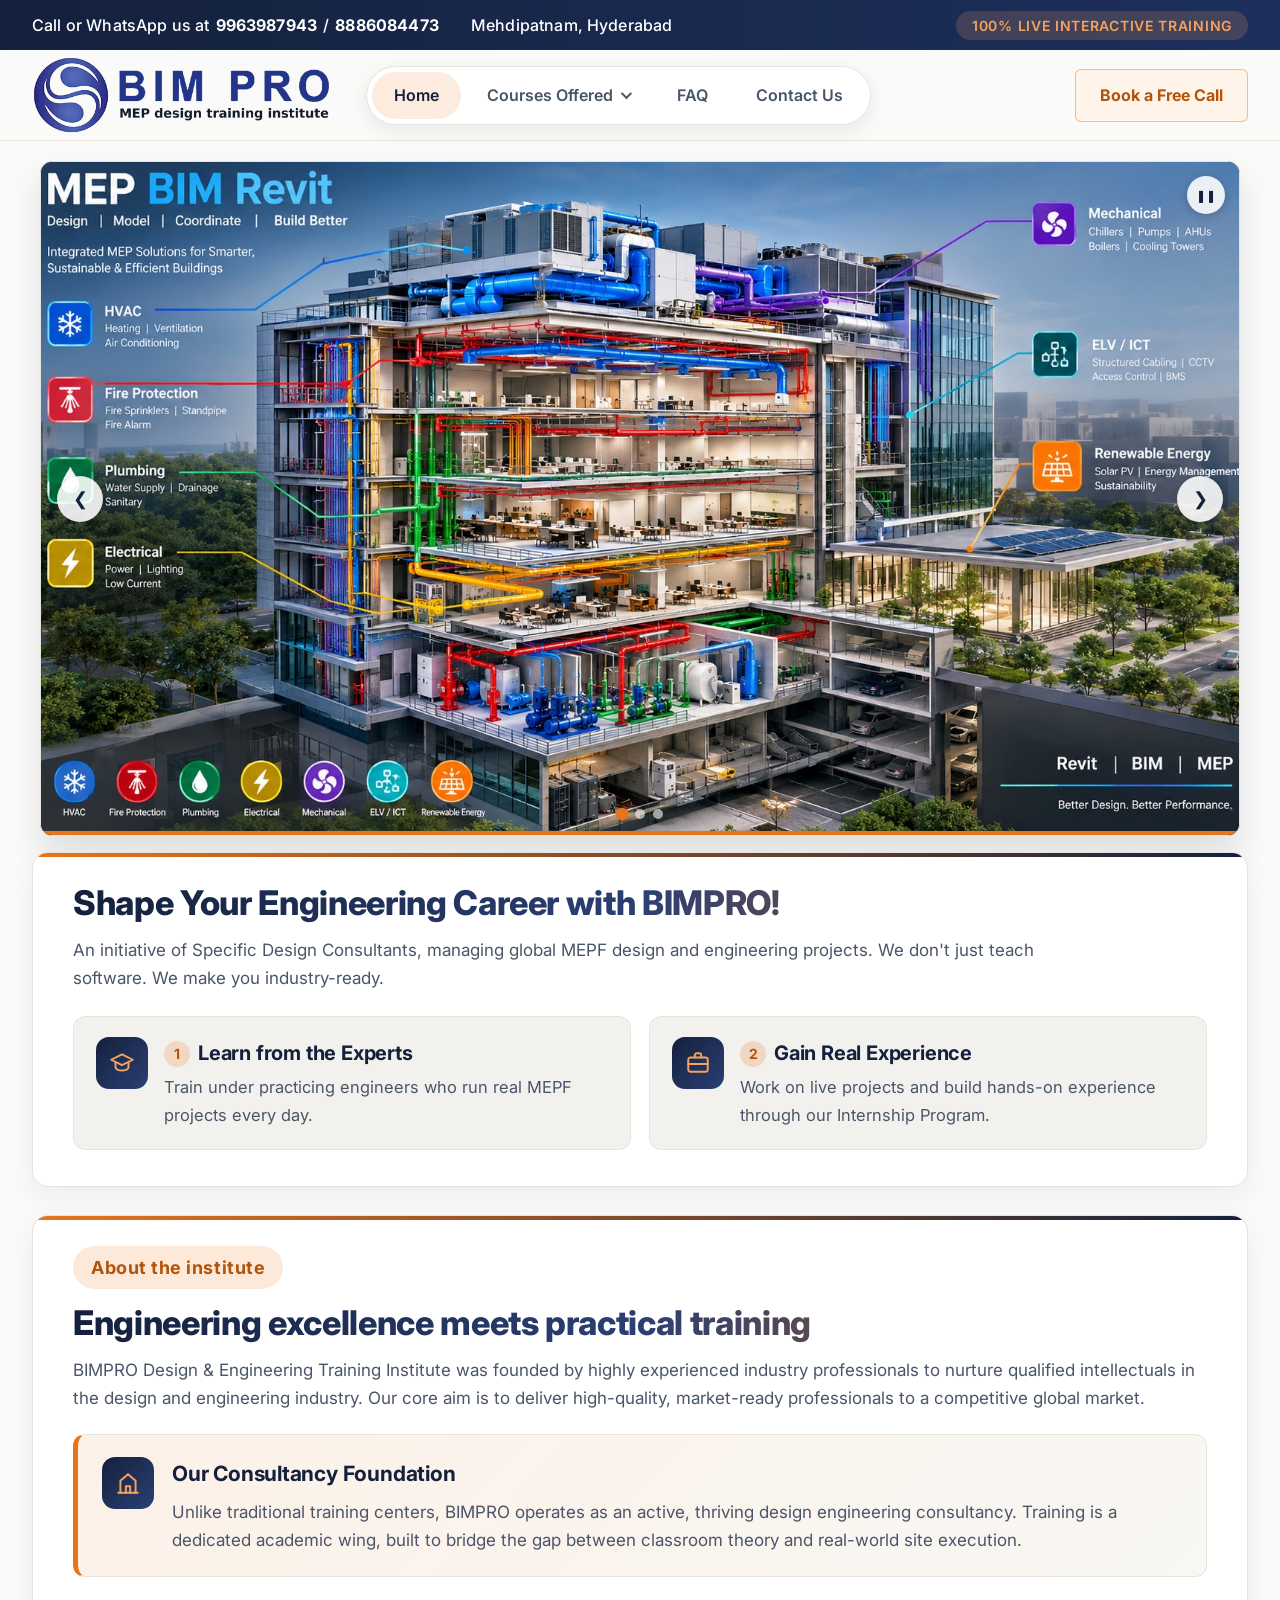
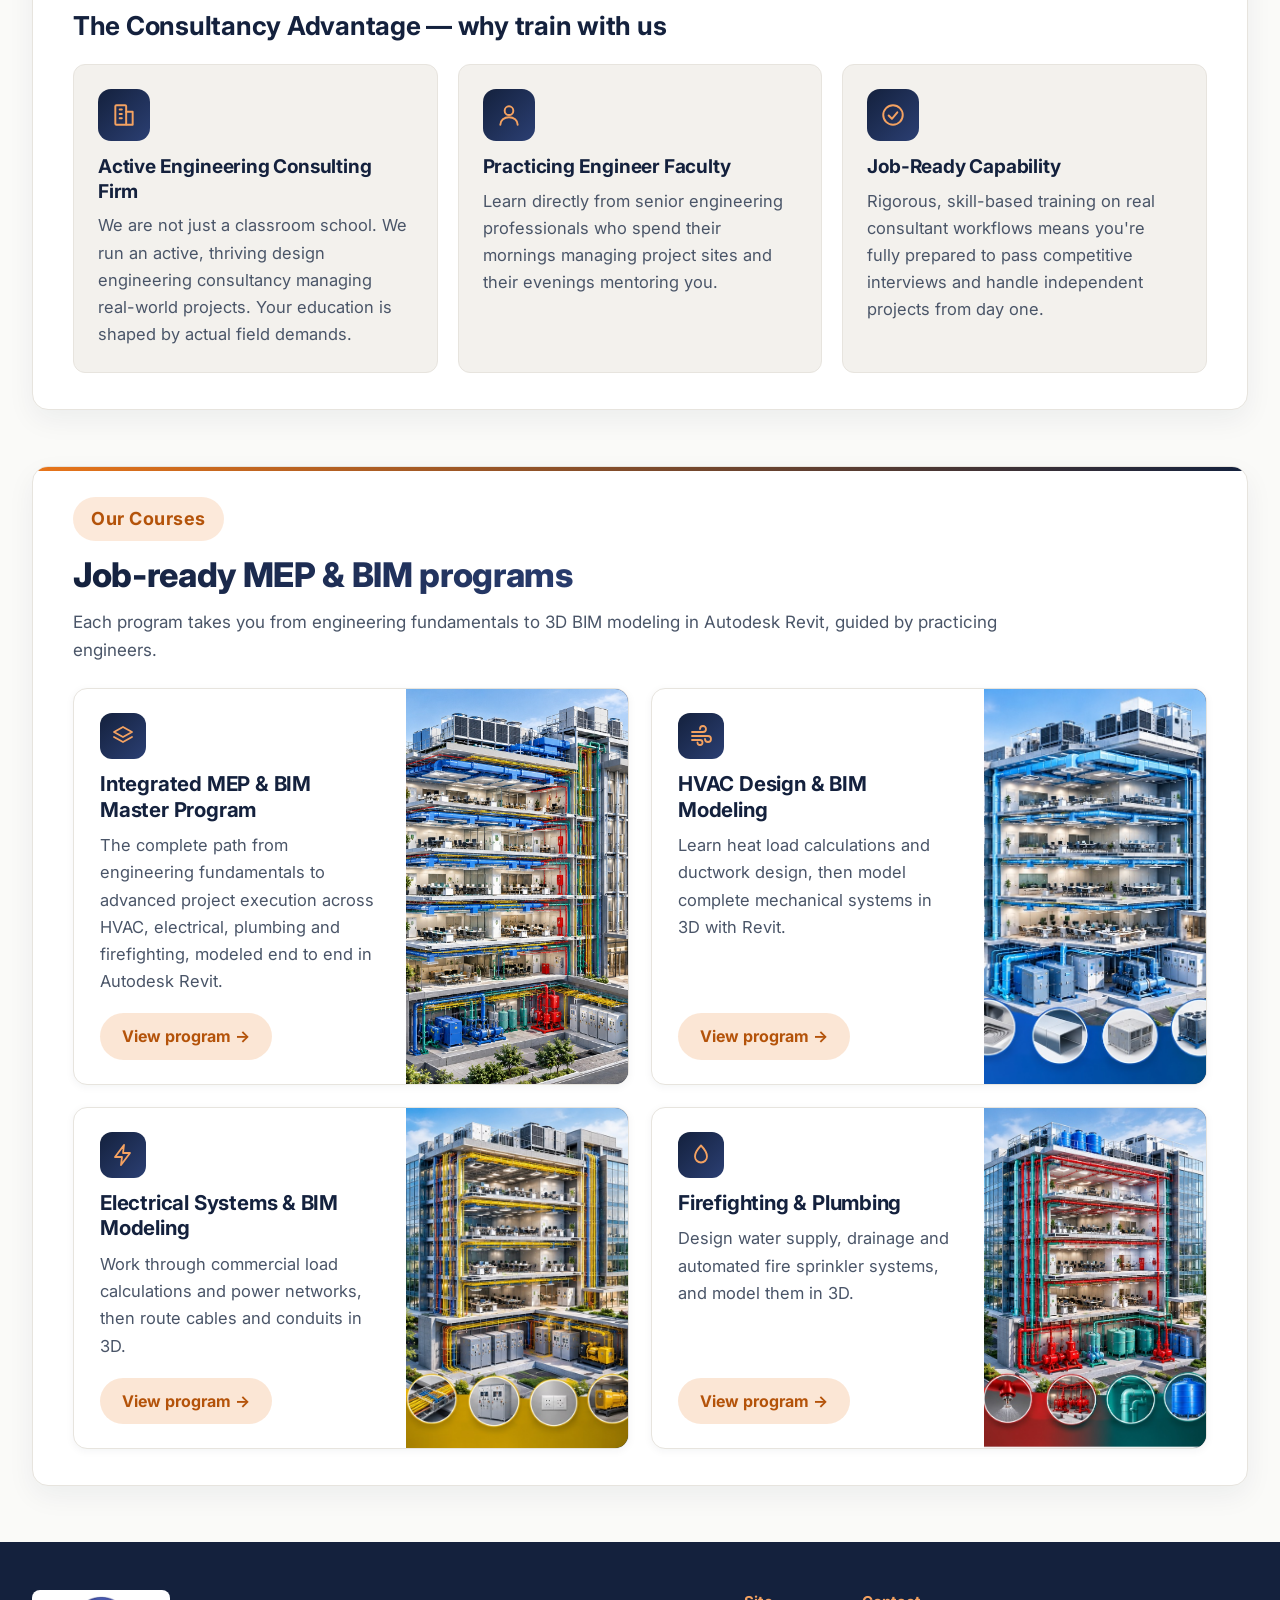
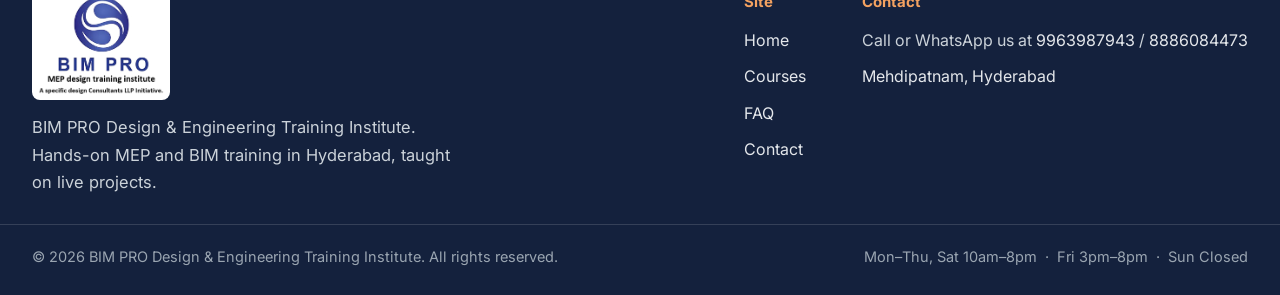
<file: index.html>
<!DOCTYPE html>
<html lang="en">
<head>
  <meta charset="UTF-8">
  <meta name="viewport" content="width=device-width, initial-scale=1.0">
  <title>MEP &amp; BIM Training Institute in Hyderabad | BIM PRO, Mehdipatnam</title>
  <meta name="description" content="Live, hands-on MEP and BIM training in Mehdipatnam, Hyderabad. HVAC, electrical and plumbing design on real projects. Book a free counseling call.">
  <link rel="canonical" href="https://bimprodesign.in/">

  <meta name="google-site-verification" content="gxfKYWjK4sp-ChhdebKsI3yonmUer87Z262DHBJiQos" />

  <meta property="og:type" content="website">
  <meta property="og:title" content="MEP &amp; BIM Training Institute in Hyderabad | BIM PRO">
  <meta property="og:description" content="Live, hands-on MEP and BIM training in Mehdipatnam, Hyderabad. HVAC, electrical and plumbing design on real projects. Book a free counseling call.">
  <meta property="og:url" content="https://bimprodesign.in/">
  <meta property="og:image" content="https://bimprodesign.in/assets/Residential.jpg">

  <link rel="preload" as="image" href="assets/Residential.jpg" fetchpriority="high">
  <link rel="stylesheet" href="assets/style.css">

  <script type="application/ld+json">
{
  "@context": "https://schema.org",
  "@type": [
    "EducationalOrganization",
    "LocalBusiness"
  ],
  "name": "BIM PRO Design & Engineering Training Institute",
  "alternateName": "BIMPRO",
  "url": "https://bimprodesign.in/",
  "logo": "https://bimprodesign.in/assets/LOGO.png",
  "image": "https://bimprodesign.in/assets/Residential.jpg",
  "description": "Hands-on MEP and BIM training institute in Mehdipatnam, Hyderabad, taught live on real projects by practicing engineers. An initiative of Specific Design Consultants.",
  "telephone": "+919963987943",
  "address": {
    "@type": "PostalAddress",
    "streetAddress": "Pillar #54, 2nd Floor, above Calibre Clinic, Mehdipatnam",
    "addressLocality": "Hyderabad",
    "addressRegion": "Telangana",
    "postalCode": "500028",
    "addressCountry": "IN"
  },
  "geo": {
    "@type": "GeoCoordinates",
    "latitude": 17.3917316,
    "longitude": 78.4311651
  },
  "hasMap": "https://maps.google.com/?cid=10986670562292312246",
  "areaServed": {
    "@type": "City",
    "name": "Hyderabad"
  },
  "openingHoursSpecification": [
    {
      "@type": "OpeningHoursSpecification",
      "dayOfWeek": [
        "Monday",
        "Tuesday",
        "Wednesday",
        "Thursday",
        "Saturday"
      ],
      "opens": "10:00",
      "closes": "20:00"
    },
    {
      "@type": "OpeningHoursSpecification",
      "dayOfWeek": "Friday",
      "opens": "15:00",
      "closes": "20:00"
    }
  ],
  "hasOfferCatalog": {
    "@type": "OfferCatalog",
    "name": "Courses Offered",
    "itemListElement": [
      {
        "@type": "Course",
        "name": "Integrated MEP & BIM Master Program",
        "url": "https://bimprodesign.in/course-master.html",
        "provider": {
          "@type": "Organization",
          "name": "BIM PRO Design & Engineering Training Institute"
        },
        "description": "Integrated MEP & BIM Master Program course at BIM PRO, Mehdipatnam, Hyderabad."
      },
      {
        "@type": "Course",
        "name": "HVAC Design & BIM Modeling",
        "url": "https://bimprodesign.in/course-hvac.html",
        "provider": {
          "@type": "Organization",
          "name": "BIM PRO Design & Engineering Training Institute"
        },
        "description": "HVAC Design & BIM Modeling course at BIM PRO, Mehdipatnam, Hyderabad."
      },
      {
        "@type": "Course",
        "name": "Electrical Systems & BIM Modeling",
        "url": "https://bimprodesign.in/course-electrical.html",
        "provider": {
          "@type": "Organization",
          "name": "BIM PRO Design & Engineering Training Institute"
        },
        "description": "Electrical Systems & BIM Modeling course at BIM PRO, Mehdipatnam, Hyderabad."
      },
      {
        "@type": "Course",
        "name": "Firefighting & Plumbing",
        "url": "https://bimprodesign.in/course-fire-phe.html",
        "provider": {
          "@type": "Organization",
          "name": "BIM PRO Design & Engineering Training Institute"
        },
        "description": "Firefighting & Plumbing course at BIM PRO, Mehdipatnam, Hyderabad."
      }
    ]
  }
}
  </script>
</head>
<body>

<!-- ===== Top bar ===== -->
<div class="util-bar">
  <div class="wrap">
    <div class="util-left">
      <span class="util-item">Call or WhatsApp us at <a href="tel:+919963987943">9963987943</a> / <a href="tel:+918886084473">8886084473</a></span>
      <span class="util-item">Mehdipatnam, Hyderabad</span>
    </div>
    <div class="util-right"><span class="util-status">100% LIVE INTERACTIVE TRAINING</span></div>
  </div>
</div>

<!-- ===== Menu ===== -->
<nav class="site-nav">
  <div class="wrap nav-row">
    <a href="index.html" class="brand">
      <img src="assets/LOGO-header.png" alt="BIM PRO - MEP design training institute" decoding="async">
    </a>
    <button class="nav-toggle-btn" aria-label="Toggle menu"><span></span><span></span><span></span></button>
    <ul class="nav-links">
      <li><a href="index.html" aria-current="page">Home</a></li>
      <li class="has-dropdown">
        <a href="courses.html">Courses Offered</a>
        <ul class="dropdown">
          <li><a href="course-master.html">Integrated MEP &amp; BIM Master Program</a></li>
          <li><a href="course-hvac.html">HVAC Design &amp; BIM Modeling</a></li>
          <li><a href="course-electrical.html">Electrical Systems &amp; BIM Modeling</a></li>
          <li><a href="course-fire-phe.html">Firefighting &amp; Plumbing</a></li>
        </ul>
      </li>
      <li><a href="faq.html">FAQ</a></li>
      <li><a href="contact.html">Contact Us</a></li>
    </ul>
    <a href="contact.html" class="nav-cta">Book a Free Call</a>
  </div>
</nav>

<!-- ===== Hero: slideshow + welcome ===== -->
<header class="hero grid-bg">
  <div class="wrap hero-stack">

    <div class="hero-art">
      <div class="hero-art-card slider" id="heroSlider" tabindex="0">
        <div class="slides">
          <img class="slide active" src="assets/Residential.jpg" alt="Residential MEP and BIM design" fetchpriority="high" decoding="async">
          <img class="slide" src="assets/Industrial.jpg" alt="Industrial MEP and BIM design" loading="lazy" decoding="async">
          <img class="slide" src="assets/Oil%20and%20Gas.jpg" alt="Oil and gas design and engineering" loading="lazy" decoding="async">
        </div>
        <button class="slider-btn prev" aria-label="Previous image">&#10094;</button>
        <button class="slider-btn next" aria-label="Next image">&#10095;</button>
        <button class="slider-play" aria-label="Pause slideshow">&#10074;&#10074;</button>
        <div class="slider-dots"></div>
        <div class="slider-progress"><span></span></div>
      </div>
    </div>

    <div class="panel welcome">
      <h2 class="sec-title">Shape Your Engineering Career with BIMPRO!</h2>
      <p class="panel-sub">An initiative of Specific Design Consultants, managing global MEPF design and engineering projects. We don't just teach software. We make you industry-ready.</p>

      <div class="welcome-points">
        <div class="welcome-point">
          <span class="wp-icon">
            <svg viewBox="0 0 24 24" fill="none" stroke="currentColor" stroke-width="1.8" stroke-linecap="round" stroke-linejoin="round" aria-hidden="true">
              <path d="M2 9l10-5 10 5-10 5-10-5z"/>
              <path d="M6 11.5v4.5c0 1.5 2.7 3 6 3s6-1.5 6-3v-4.5"/>
            </svg>
          </span>
          <div>
            <h3><span class="wp-num">1</span> Learn from the Experts</h3>
            <p>Train under practicing engineers who run real MEPF projects every day.</p>
          </div>
        </div>

        <div class="welcome-point">
          <span class="wp-icon">
            <svg viewBox="0 0 24 24" fill="none" stroke="currentColor" stroke-width="1.8" stroke-linecap="round" stroke-linejoin="round" aria-hidden="true">
              <rect x="3" y="7" width="18" height="13" rx="2"/>
              <path d="M9 7V5a2 2 0 0 1 2-2h2a2 2 0 0 1 2 2v2"/>
              <path d="M3 13h18"/>
            </svg>
          </span>
          <div>
            <h3><span class="wp-num">2</span> Gain Real Experience</h3>
            <p>Work on live projects and build hands-on experience through our Internship Program.</p>
          </div>
        </div>
      </div>
    </div>

  </div>
</header>

<!-- ===== About the institute ===== -->
<section class="about">
  <div class="wrap">
    <div class="panel">
      <span class="sec-tag">About the institute</span>
      <h2 class="sec-title">Engineering excellence meets practical training</h2>

      <p class="panel-text">BIMPRO Design &amp; Engineering Training Institute was founded by highly experienced industry professionals to nurture qualified intellectuals in the design and engineering industry. Our core aim is to deliver high-quality, market-ready professionals to a competitive global market.</p>

      <div class="foundation">
        <span class="wp-icon">
          <svg viewBox="0 0 24 24" fill="none" stroke="currentColor" stroke-width="1.8" stroke-linecap="round" stroke-linejoin="round" aria-hidden="true">
            <path d="M3 21h18"/>
            <path d="M5 21V10l7-6 7 6v11"/>
            <path d="M10 21v-6h4v6"/>
          </svg>
        </span>
        <div>
          <h3>Our Consultancy Foundation</h3>
          <p>Unlike traditional training centers, BIMPRO operates as an active, thriving design engineering consultancy. Training is a dedicated academic wing, built to bridge the gap between classroom theory and real-world site execution.</p>
        </div>
      </div>

      <h3 class="adv-title">The Consultancy Advantage &mdash; why train with us</h3>
      <div class="adv-grid">

        <div class="adv-card">
          <span class="wp-icon">
            <svg viewBox="0 0 24 24" fill="none" stroke="currentColor" stroke-width="1.8" stroke-linecap="round" stroke-linejoin="round" aria-hidden="true">
              <rect x="4" y="3" width="10" height="18" rx="1"/>
              <path d="M14 9h6v12h-6"/>
              <path d="M8 7h2M8 11h2M8 15h2"/>
            </svg>
          </span>
          <h4>Active Engineering Consulting Firm</h4>
          <p>We are not just a classroom school. We run an active, thriving design engineering consultancy managing real-world projects. Your education is shaped by actual field demands.</p>
        </div>

        <div class="adv-card">
          <span class="wp-icon">
            <svg viewBox="0 0 24 24" fill="none" stroke="currentColor" stroke-width="1.8" stroke-linecap="round" stroke-linejoin="round" aria-hidden="true">
              <circle cx="12" cy="8" r="4"/>
              <path d="M4 21c0-4 3.6-7 8-7s8 3 8 7"/>
            </svg>
          </span>
          <h4>Practicing Engineer Faculty</h4>
          <p>Learn directly from senior engineering professionals who spend their mornings managing project sites and their evenings mentoring you.</p>
        </div>

        <div class="adv-card">
          <span class="wp-icon">
            <svg viewBox="0 0 24 24" fill="none" stroke="currentColor" stroke-width="1.8" stroke-linecap="round" stroke-linejoin="round" aria-hidden="true">
              <circle cx="12" cy="12" r="9"/>
              <path d="M8 12.5l3 3 5-6"/>
            </svg>
          </span>
          <h4>Job-Ready Capability</h4>
          <p>Rigorous, skill-based training on real consultant workflows means you're fully prepared to pass competitive interviews and handle independent projects from day one.</p>
        </div>

      </div>
    </div>
  </div>
</section>

<!-- ===== Programs ===== -->
<section class="courses">
  <div class="wrap">
    <div class="panel">
      <span class="sec-tag">Our Courses</span>
      <h2 class="sec-title">Job-ready MEP &amp; BIM programs</h2>
      <p class="panel-sub">Each program takes you from engineering fundamentals to 3D BIM modeling in Autodesk Revit, guided by practicing engineers.</p>

      <div class="course-list">

        <a class="course-row" href="course-master.html">
          <div class="course-body">
            <div class="course-head">
              <span class="wp-icon">
                <svg viewBox="0 0 24 24" fill="none" stroke="currentColor" stroke-width="1.8" stroke-linecap="round" stroke-linejoin="round" aria-hidden="true">
                  <path d="M12 3l9 5-9 5-9-5 9-5z"/>
                  <path d="M3 13l9 5 9-5"/>
                </svg>
              </span>
              <h3>Integrated MEP &amp; BIM Master Program</h3>
            </div>
            <p>The complete path from engineering fundamentals to advanced project execution across HVAC, electrical, plumbing and firefighting, modeled end to end in Autodesk Revit.</p>
            <span class="course-btn">View program &rarr;</span>
          </div>
          <div class="course-img">
            <svg viewBox="0 0 24 24" fill="none" stroke="currentColor" stroke-width="1.4" stroke-linecap="round" stroke-linejoin="round" aria-hidden="true">
              <path d="M12 3l9 5-9 5-9-5 9-5z"/>
              <path d="M3 13l9 5 9-5"/>
            </svg>
            <img src="assets/course-master.jpg" alt="Integrated MEP and BIM Master Program" loading="lazy" decoding="async" onerror="this.style.display='none'">
          </div>
        </a>

        <a class="course-row" href="course-hvac.html">
          <div class="course-body">
            <div class="course-head">
              <span class="wp-icon">
                <svg viewBox="0 0 24 24" fill="none" stroke="currentColor" stroke-width="1.8" stroke-linecap="round" stroke-linejoin="round" aria-hidden="true">
                  <path d="M3 8h11a3 3 0 1 0-3-3"/>
                  <path d="M3 12h16a3 3 0 1 1-3 3"/>
                  <path d="M3 16h8a2.5 2.5 0 1 1-2.5 2.5"/>
                </svg>
              </span>
              <h3>HVAC Design &amp; BIM Modeling</h3>
            </div>
            <p>Learn heat load calculations and ductwork design, then model complete mechanical systems in 3D with Revit.</p>
            <span class="course-btn">View program &rarr;</span>
          </div>
          <div class="course-img">
            <svg viewBox="0 0 24 24" fill="none" stroke="currentColor" stroke-width="1.4" stroke-linecap="round" stroke-linejoin="round" aria-hidden="true">
              <path d="M3 8h11a3 3 0 1 0-3-3"/>
              <path d="M3 12h16a3 3 0 1 1-3 3"/>
              <path d="M3 16h8a2.5 2.5 0 1 1-2.5 2.5"/>
            </svg>
            <img src="assets/course-hvac.jpg" alt="HVAC Design and BIM Modeling" loading="lazy" decoding="async" onerror="this.style.display='none'">
          </div>
        </a>

        <a class="course-row" href="course-electrical.html">
          <div class="course-body">
            <div class="course-head">
              <span class="wp-icon">
                <svg viewBox="0 0 24 24" fill="none" stroke="currentColor" stroke-width="1.8" stroke-linecap="round" stroke-linejoin="round" aria-hidden="true">
                  <path d="M13 2L4 14h7l-1 8 9-12h-7l1-8z"/>
                </svg>
              </span>
              <h3>Electrical Systems &amp; BIM Modeling</h3>
            </div>
            <p>Work through commercial load calculations and power networks, then route cables and conduits in 3D.</p>
            <span class="course-btn">View program &rarr;</span>
          </div>
          <div class="course-img">
            <svg viewBox="0 0 24 24" fill="none" stroke="currentColor" stroke-width="1.4" stroke-linecap="round" stroke-linejoin="round" aria-hidden="true">
              <path d="M13 2L4 14h7l-1 8 9-12h-7l1-8z"/>
            </svg>
            <img src="assets/course-electrical.jpg" alt="Electrical Systems and BIM Modeling" loading="lazy" decoding="async" onerror="this.style.display='none'">
          </div>
        </a>

        <a class="course-row" href="course-fire-phe.html">
          <div class="course-body">
            <div class="course-head">
              <span class="wp-icon">
                <svg viewBox="0 0 24 24" fill="none" stroke="currentColor" stroke-width="1.8" stroke-linecap="round" stroke-linejoin="round" aria-hidden="true">
                  <path d="M12 2.5s6 6.2 6 11a6 6 0 0 1-12 0c0-4.8 6-11 6-11z"/>
                </svg>
              </span>
              <h3>Firefighting &amp; Plumbing</h3>
            </div>
            <p>Design water supply, drainage and automated fire sprinkler systems, and model them in 3D.</p>
            <span class="course-btn">View program &rarr;</span>
          </div>
          <div class="course-img">
            <svg viewBox="0 0 24 24" fill="none" stroke="currentColor" stroke-width="1.4" stroke-linecap="round" stroke-linejoin="round" aria-hidden="true">
              <path d="M12 2.5s6 6.2 6 11a6 6 0 0 1-12 0c0-4.8 6-11 6-11z"/>
            </svg>
            <img src="assets/course-fire.jpg" alt="Firefighting and Plumbing design" loading="lazy" decoding="async" onerror="this.style.display='none'">
          </div>
        </a>

      </div>
    </div>
  </div>
</section>

<!-- ===== Footer ===== -->
<footer>
  <div class="wrap footer-top">
    <div class="footer-brand">
      <img src="assets/LOGO.png" alt="BIM PRO Logo" loading="lazy" decoding="async">
      <span>BIM PRO Design &amp; Engineering Training Institute. Hands-on MEP and BIM training in Hyderabad, taught on live projects.</span>
    </div>
    <div class="footer-links">
      <div>
        <h5>Site</h5>
        <ul>
          <li><a href="index.html">Home</a></li>
          <li><a href="courses.html">Courses</a></li>
          <li><a href="faq.html">FAQ</a></li>
          <li><a href="contact.html">Contact</a></li>
        </ul>
      </div>
      <div>
        <h5>Contact</h5>
        <ul>
          <li class="nowrap">Call or WhatsApp us at <a href="tel:+919963987943">9963987943</a> / <a href="tel:+918886084473">8886084473</a></li>
          <li><a href="https://maps.google.com/?cid=10986670562292312246" target="_blank" rel="noopener">Mehdipatnam, Hyderabad</a></li>
        </ul>
      </div>
    </div>
  </div>
  <div class="wrap footer-bottom">
    <span class="foot-note">&copy; 2026 BIM PRO Design &amp; Engineering Training Institute. All rights reserved.</span>
    <span class="foot-note">Mon&ndash;Thu, Sat 10am&ndash;8pm &nbsp;&middot;&nbsp; Fri 3pm&ndash;8pm &nbsp;&middot;&nbsp; Sun Closed</span>
  </div>
</footer>

<!-- ===== Hero slideshow script ===== -->
<script>
(function () {
  var DELAY = 5000;   // time per slide in milliseconds (5 seconds)

  var slider = document.getElementById('heroSlider');
  if (!slider) return;
  var slides = slider.querySelectorAll('.slide');
  var dotsBox = slider.querySelector('.slider-dots');
  var playBtn = slider.querySelector('.slider-play');
  var bar = slider.querySelector('.slider-progress span');
  var current = 0, timer, playing = true;

  slides.forEach(function (_, i) {
    var b = document.createElement('button');
    b.setAttribute('aria-label', 'Go to image ' + (i + 1));
    b.addEventListener('click', function () { show(i); restart(); });
    dotsBox.appendChild(b);
  });
  var dots = dotsBox.querySelectorAll('button');

  function show(n) {
    slides[current].classList.remove('active');
    dots[current].classList.remove('active');
    current = (n + slides.length) % slides.length;
    slides[current].classList.add('active');
    dots[current].classList.add('active');
  }

  function resetBar() {
    bar.style.animation = 'none';
    void bar.offsetWidth;
    bar.style.animation = playing ? 'sliderProgress ' + DELAY + 'ms linear forwards' : 'none';
  }

  function restart() {
    clearInterval(timer);
    resetBar();
    if (playing) timer = setInterval(function () { show(current + 1); resetBar(); }, DELAY);
  }

  function setPlaying(state) {
    playing = state;
    playBtn.innerHTML = playing ? '&#10074;&#10074;' : '&#9654;';
    playBtn.setAttribute('aria-label', playing ? 'Pause slideshow' : 'Play slideshow');
    restart();
  }

  slider.querySelector('.prev').addEventListener('click', function () { show(current - 1); restart(); });
  slider.querySelector('.next').addEventListener('click', function () { show(current + 1); restart(); });
  playBtn.addEventListener('click', function () { setPlaying(!playing); });

  slider.addEventListener('mouseenter', function () { clearInterval(timer); bar.style.animation = 'none'; });
  slider.addEventListener('mouseleave', restart);

  slider.addEventListener('keydown', function (e) {
    if (e.key === 'ArrowLeft')  { show(current - 1); restart(); }
    if (e.key === 'ArrowRight') { show(current + 1); restart(); }
  });

  var startX = 0;
  slider.addEventListener('touchstart', function (e) { startX = e.touches[0].clientX; }, { passive: true });
  slider.addEventListener('touchend', function (e) {
    var dx = e.changedTouches[0].clientX - startX;
    if (Math.abs(dx) > 40) { show(current + (dx < 0 ? 1 : -1)); restart(); }
  });

  show(0);
  restart();
})();
</script>

<script src="assets/script.js"></script>
</body>
</html>
</file>
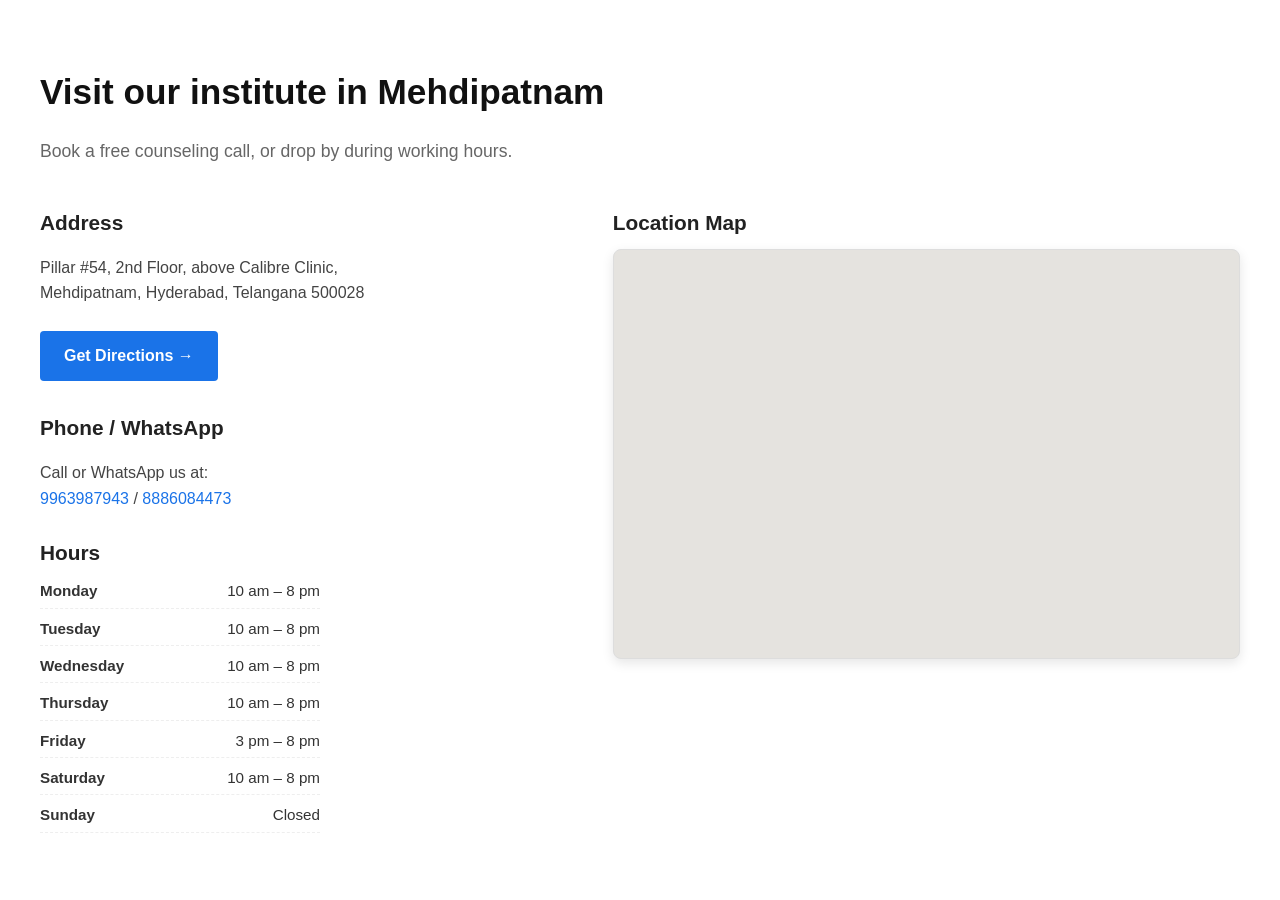
<file: contact.html>
<!DOCTYPE html>
<html lang="en">
<head>
    <meta charset="UTF-8">
    <meta name="viewport" content="width=device-width, initial-scale=1.0">
    <title>Contact BIM PRO Design &amp; Engineering Training Institute | Mehdipatnam, Hyderabad</title>
    <style>
        body {
            font-family: Arial, sans-serif;
            line-height: 1.6;
            margin: 0;
            padding: 0;
            color: #333;
        }
        .container {
            max-width: 1200px;
            margin: 0 auto;
            padding: 40px 20px;
        }
        h1 {
            font-size: 2.2rem;
            margin-bottom: 5px;
            color: #111;
        }
        .subtitle {
            color: #666;
            font-size: 1.1rem;
            margin-bottom: 40px;
        }
        .contact-section {
            display: flex;
            flex-wrap: wrap;
            gap: 50px;
        }
        .contact-info {
            flex: 1;
            min-width: 300px;
        }
        .map-container {
            flex: 1.2;
            min-width: 300px;
        }
        h3 {
            font-size: 1.3rem;
            margin-top: 0;
            margin-bottom: 10px;
            color: #222;
        }
        p {
            margin-bottom: 25px;
            font-size: 1rem;
            color: #444;
        }
        a {
            color: #1a73e8;
            text-decoration: none;
        }
        a:hover {
            text-decoration: underline;
        }
        .btn-directions {
            display: inline-block;
            margin-bottom: 30px;
            padding: 12px 24px;
            background-color: #1a73e8;
            color: white;
            text-decoration: none;
            border-radius: 4px;
            font-weight: bold;
            text-align: center;
            transition: background-color 0.2s;
        }
        .btn-directions:hover {
            background-color: #1557b0;
            text-decoration: none;
        }
        .hours-list {
            list-style: none;
            padding: 0;
            margin: 0;
        }
        .hours-list li {
            display: flex;
            justify-content: space-between;
            max-width: 280px;
            margin-bottom: 8px;
            font-size: 0.95rem;
            border-bottom: 1px dashed #eee;
            padding-bottom: 4px;
        }
        .map-box {
            position: relative;
            padding-bottom: 65%;
            height: 0;
            overflow: hidden;
            border-radius: 8px;
            box-shadow: 0 4px 12px rgba(0,0,0,0.1);
            border: 1px solid #ddd;
            background-color: #e5e3df;
        }
        /* This ensures your custom map scales perfectly to fill the screen dimensions */
        .map-box iframe {
            position: absolute;
            top: 0;
            left: 0;
            width: 100% !important;
            height: 100% !important;
            border: 0;
        }
        @media (max-width: 768px) {
            .contact-section {
                flex-direction: column;
            }
            .map-box {
                padding-bottom: 75%;
            }
        }
    </style>
    <meta name="description" content="Visit BIM PRO Design &amp; Engineering Training Institute in Mehdipatnam, Hyderabad. Live BIM, Revit and MEP training. Call or WhatsApp 9963987943 for a free counseling call.">
  <link rel="canonical" href="https://bimprodesign.in/contact.html">
  <meta property="og:type" content="website">
  <meta property="og:title" content="Contact BIM PRO Design &amp; Engineering Training Institute | Mehdipatnam, Hyderabad">
  <meta property="og:description" content="Visit BIM PRO Design &amp; Engineering Training Institute in Mehdipatnam, Hyderabad. Live BIM, Revit and MEP training. Call or WhatsApp 9963987943 for a free counseling call.">
  <meta property="og:url" content="https://bimprodesign.in/contact.html">
  <meta property="og:image" content="https://bimprodesign.in/assets/Residential.jpg">
  <script type="application/ld+json">
{
  "@context": "https://schema.org",
  "@graph": [
    {
      "@type": [
        "EducationalOrganization",
        "LocalBusiness"
      ],
      "name": "BIM PRO Design & Engineering Training Institute",
      "url": "https://bimprodesign.in/",
      "telephone": "+919963987943",
      "address": {
        "@type": "PostalAddress",
        "streetAddress": "Pillar #54, 2nd Floor, above Calibre Clinic, Mehdipatnam",
        "addressLocality": "Hyderabad",
        "addressRegion": "Telangana",
        "postalCode": "500028",
        "addressCountry": "IN"
      },
      "geo": {
        "@type": "GeoCoordinates",
        "latitude": 17.3917316,
        "longitude": 78.4311651
      },
      "hasMap": "https://maps.google.com/?cid=10986670562292312246",
      "openingHoursSpecification": [
        {
          "@type": "OpeningHoursSpecification",
          "dayOfWeek": [
            "Monday",
            "Tuesday",
            "Wednesday",
            "Thursday",
            "Saturday"
          ],
          "opens": "10:00",
          "closes": "20:00"
        },
        {
          "@type": "OpeningHoursSpecification",
          "dayOfWeek": "Friday",
          "opens": "15:00",
          "closes": "20:00"
        }
      ],
      "description": "Hands-on BIM and MEP training institute in Mehdipatnam, Hyderabad, offering live interactive training on real projects.",
      "contactPoint": [
        {
          "@type": "ContactPoint",
          "telephone": "+919963987943",
          "contactType": "admissions",
          "availableLanguage": [
            "English",
            "Telugu",
            "Hindi",
            "Urdu"
          ]
        },
        {
          "@type": "ContactPoint",
          "telephone": "+918886084473",
          "contactType": "admissions",
          "availableLanguage": [
            "English",
            "Telugu",
            "Hindi",
            "Urdu"
          ]
        }
      ]
    },
    {
      "@type": "ContactPage",
      "name": "Contact BIM PRO Design & Engineering Training Institute",
      "url": "https://bimprodesign.in/contact.html"
    }
  ]
}
  </script>
</head>
<body>

    <div class="container">
        <h1>Visit our institute in Mehdipatnam</h1>
        <p class="subtitle">Book a free counseling call, or drop by during working hours.</p>

        <div class="contact-section">
            <div class="contact-info">
                <h3>Address</h3>
                <p>
                    Pillar #54, 2nd Floor, above Calibre Clinic,<br>
                    Mehdipatnam, Hyderabad, Telangana 500028
                </p>

                <a class="btn-directions" href="https://www.google.com/maps/dir//Pillar%2354,+BIM+PRO+Design+%26+Engineering+Training+Institute,+2nd+Floor,+above+Calibre+Clinic,+Mehdipatnam,+Hyderabad,+Telangana+500028/@17.3917316,78.4311651,17z/data=!4m8!4m7!1m0!1m5!1m1!1s0x3bcb978ade515e1b:0x98787eaaa1aca8b6!2m2!1d78.4311651!2d17.3917316" target="_blank" rel="noopener">
                    Get Directions →
                </a>

                <h3>Phone / WhatsApp</h3>
                <p>Call or WhatsApp us at: <br><a href="tel:+919963987943">9963987943</a> / <a href="tel:+918886084473">8886084473</a></p>

                <h3>Hours</h3>
                <ul class="hours-list">
                    <li><strong>Monday</strong> <span>10 am – 8 pm</span></li>
                    <li><strong>Tuesday</strong> <span>10 am – 8 pm</span></li>
                    <li><strong>Wednesday</strong> <span>10 am – 8 pm</span></li>
                    <li><strong>Thursday</strong> <span>10 am – 8 pm</span></li>
                    <li><strong>Friday</strong> <span>3 pm – 8 pm</span></li>
                    <li><strong>Saturday</strong> <span>10 am – 8 pm</span></li>
                    <li><strong>Sunday</strong> <span>Closed</span></li>
                </ul>
            </div>

            <div class="map-container">
                <h3>Location Map</h3>
                <div class="map-box">
                    <!-- YOUR OFFICIAL GOOGLE MAPS EMBED CODE PLACED HERE -->
                    <iframe src="https://www.google.com/maps/embed?pb=!1m18!1m12!1m3!1d294.9286942301075!2d78.43123334800369!3d17.39163496685913!2m3!1f0!2f0!3f0!3m2!1i1024!2i768!4f13.1!3m3!1m2!1s0x3bcb978ade515e1b%3A0x98787eaaa1aca8b6!2sBIM%20PRO%20Design%20%26%20Engineering%20Training%20Institute!5e1!3m2!1sen!2sin!4v1793256483554!5m2!1sen!2sin" width="600" height="450" style="border:0;" allowfullscreen="" loading="lazy" referrerpolicy="strict-origin-when-cross-origin"></iframe>
                </div>
            </div>
        </div>
    </div>

</body>
</html>
</file>
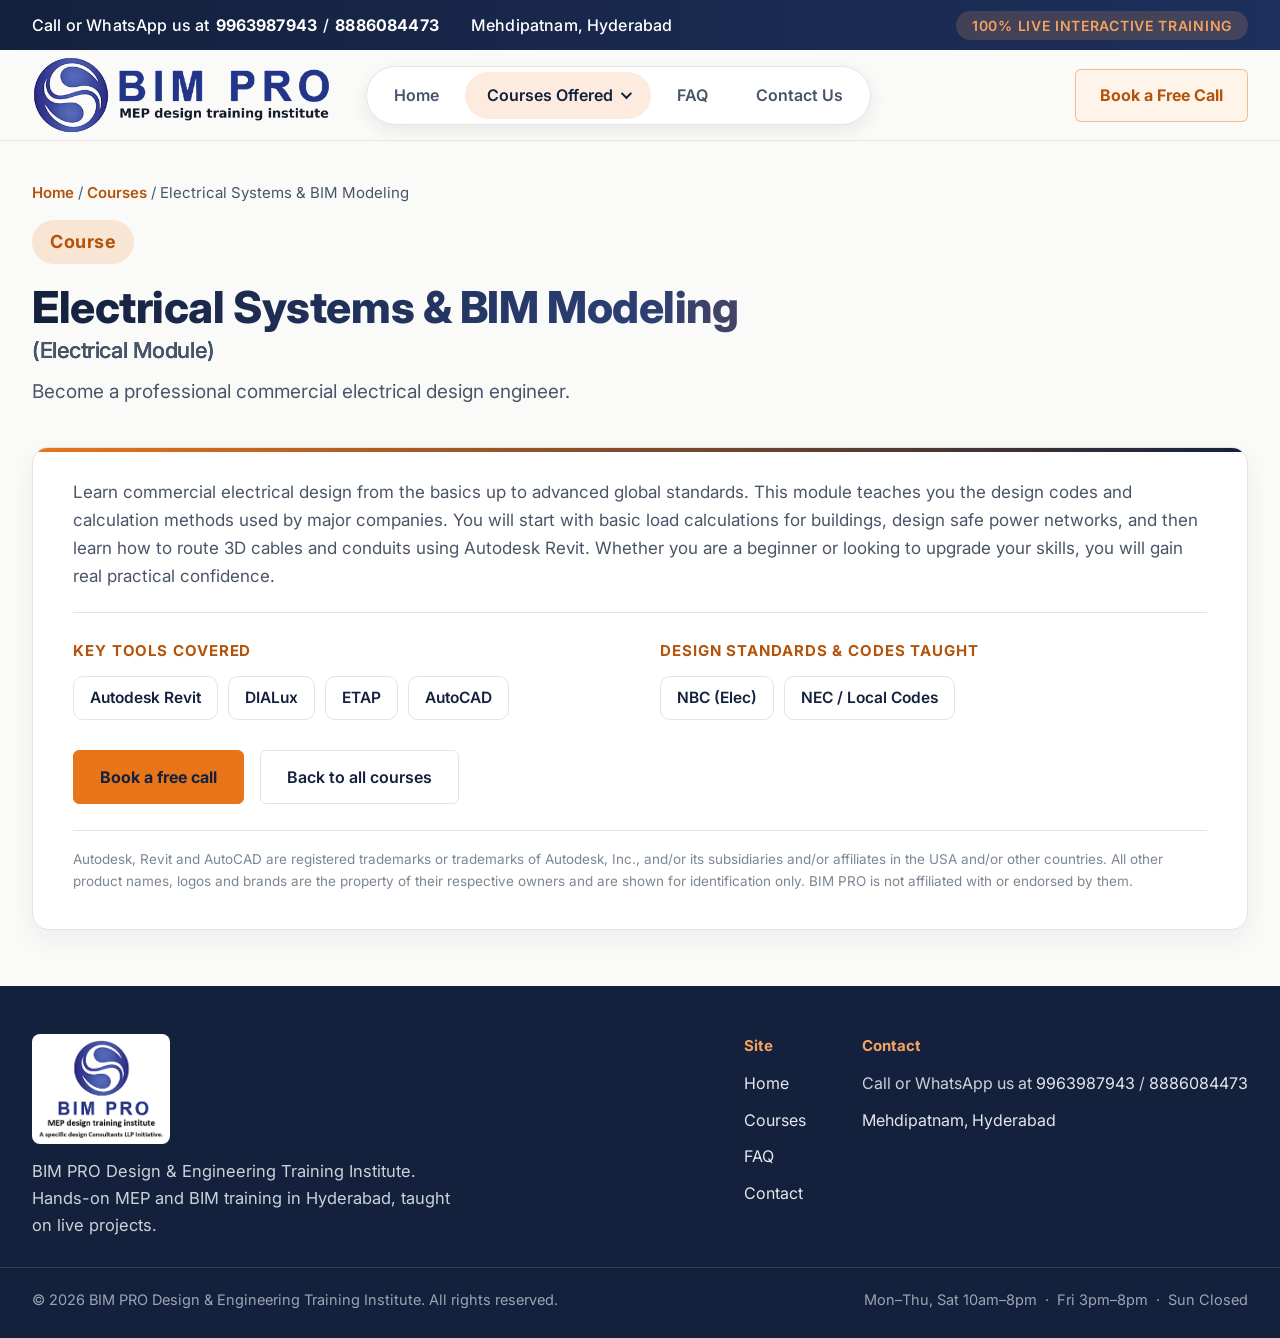
<file: course-electrical.html>
<!DOCTYPE html>
<html lang="en">
<head>
  <meta charset="UTF-8">
  <meta name="viewport" content="width=device-width, initial-scale=1.0">
  <title>Electrical Design &amp; BIM Course in Hyderabad | BIM PRO</title>
  <meta name="description" content="Commercial electrical design training in Hyderabad: load calculations, power networks, DIALux, ETAP and Revit BIM. Live classes in Mehdipatnam.">
  <link rel="stylesheet" href="assets/style.css">
  <link rel="canonical" href="https://bimprodesign.in/course-electrical.html">
  <meta property="og:type" content="website">
  <meta property="og:title" content="Electrical Design &amp; BIM Course in Hyderabad | BIM PRO">
  <meta property="og:description" content="Commercial electrical design training in Hyderabad: load calculations, power networks, DIALux, ETAP and Revit BIM. Live classes in Mehdipatnam.">
  <meta property="og:url" content="https://bimprodesign.in/course-electrical.html">
  <meta property="og:image" content="https://bimprodesign.in/assets/Residential.jpg">
  <script type="application/ld+json">
{
  "@context": "https://schema.org",
  "@graph": [
    {
      "@type": "Course",
      "name": "Electrical Systems & BIM Modeling",
      "description": "Learn commercial electrical design from the basics up to advanced global standards. This module teaches you the design codes and calculation methods used by major companies. You will start with basic load calculations for buildings, design safe power networks, and then learn how to route 3D cables and conduits using Autodesk Revit. Whether you are a beginner or looking to upgrade your skills, you will gain real practical confidence.",
      "url": "https://bimprodesign.in/course-electrical.html",
      "inLanguage": "en",
      "provider": {
        "@type": [
          "EducationalOrganization",
          "LocalBusiness"
        ],
        "name": "BIM PRO Design & Engineering Training Institute",
        "url": "https://bimprodesign.in/"
      },
      "teaches": [
        "Autodesk Revit",
        "DIALux",
        "ETAP",
        "AutoCAD",
        "NBC (Elec)",
        "NEC / Local Codes"
      ]
    },
    {
      "@type": "BreadcrumbList",
      "itemListElement": [
        {
          "@type": "ListItem",
          "position": 1,
          "name": "Home",
          "item": "https://bimprodesign.in/"
        },
        {
          "@type": "ListItem",
          "position": 2,
          "name": "Courses",
          "item": "https://bimprodesign.in/courses.html"
        },
        {
          "@type": "ListItem",
          "position": 3,
          "name": "Electrical Systems & BIM Modeling",
          "item": "https://bimprodesign.in/course-electrical.html"
        }
      ]
    }
  ]
}
  </script>
</head>
<body>
  <div class="util-bar">
    <div class="wrap">
      <div class="util-left">
        <span class="util-item">Call or WhatsApp us at <a href="tel:+919963987943">9963987943</a> / <a href="tel:+918886084473">8886084473</a></span>
        <span class="util-item">Mehdipatnam, Hyderabad</span>
      </div>
      <div class="util-right"><span class="util-status">100% LIVE INTERACTIVE TRAINING</span></div>
    </div>
  </div>

  <nav class="site-nav">
    <div class="wrap nav-row">
      <a href="index.html" class="brand">
        <img src="assets/LOGO-header.png" alt="BIM PRO - MEP design training institute">
      </a>
      <button class="nav-toggle-btn" aria-label="Toggle menu"><span></span><span></span><span></span></button>
      <ul class="nav-links">
        <li><a href="index.html">Home</a></li>
        <li class="has-dropdown">
          <a href="courses.html" aria-current="page">Courses Offered</a>
          <ul class="dropdown">
            <li><a href="course-master.html">Integrated MEP &amp; BIM Master Program</a></li>
            <li><a href="course-hvac.html">HVAC Design &amp; BIM Modeling</a></li>
            <li><a href="course-electrical.html">Electrical Systems &amp; BIM Modeling</a></li>
            <li><a href="course-fire-phe.html">Firefighting &amp; Plumbing</a></li>
          </ul>
        </li>
        <li><a href="faq.html">FAQ</a></li>
        <li><a href="contact.html">Contact Us</a></li>
      </ul>
      <a href="contact.html" class="nav-cta">Book a Free Call</a>
    </div>
  </nav>

  <header class="page-banner">
    <div class="wrap">
      <div class="breadcrumb"><a href="index.html">Home</a> / <a href="courses.html">Courses</a> / Electrical Systems &amp; BIM Modeling</div>
      <span class="sec-tag">Course</span>
      <h1>Electrical Systems &amp; BIM Modeling <span class="sub">(Electrical Module)</span></h1>
      <p class="lede">Become a professional commercial electrical design engineer.</p>
    </div>
  </header>

  <section class="course-detail">
    <div class="wrap">
      <div class="panel">
        <p class="panel-text">Learn commercial electrical design from the basics up to advanced global standards. This module teaches you the design codes and calculation methods used by major companies. You will start with basic load calculations for buildings, design safe power networks, and then learn how to route 3D cables and conduits using Autodesk Revit. Whether you are a beginner or looking to upgrade your skills, you will gain real practical confidence.</p>

        <div class="tools-grid">
          <div>
            <h3 class="mini-title">Key Tools Covered</h3>
            <div class="chip-row"><span class="tool-chip"><img data-logo="revit" alt="" loading="lazy"><span>Autodesk Revit</span></span><span class="tool-chip"><img data-logo="dialux" alt="" loading="lazy"><span>DIALux</span></span><span class="tool-chip"><img data-logo="etap" alt="" loading="lazy"><span>ETAP</span></span><span class="tool-chip"><img data-logo="autocad" alt="" loading="lazy"><span>AutoCAD</span></span></div>
          </div>
          <div>
            <h3 class="mini-title">Design Standards &amp; Codes Taught</h3>
            <div class="chip-row"><span class="tool-chip"><span>NBC (Elec)</span></span><span class="tool-chip"><img data-logo="nfpa" alt="" loading="lazy"><span>NEC / Local Codes</span></span></div>
          </div>
        </div>

        <div class="btn-row">
          <a href="contact.html" class="btn btn-primary">Book a free call</a>
          <a href="courses.html" class="btn btn-ghost">Back to all courses</a>
        </div>

        <p class="tm-note">Autodesk, Revit and AutoCAD are registered trademarks or trademarks of Autodesk, Inc., and/or its subsidiaries and/or affiliates in the USA and/or other countries. All other product names, logos and brands are the property of their respective owners and are shown for identification only. BIM PRO is not affiliated with or endorsed by them.</p>
      </div>
    </div>
  </section>

  <footer>
    <div class="wrap footer-top">
      <div class="footer-brand">
        <img src="assets/LOGO.png" alt="BIM PRO Logo">
        <span>BIM PRO Design &amp; Engineering Training Institute. Hands-on MEP and BIM training in Hyderabad, taught on live projects.</span>
      </div>
      <div class="footer-links">
        <div>
          <h5>Site</h5>
          <ul>
            <li><a href="index.html">Home</a></li>
            <li><a href="courses.html">Courses</a></li>
            <li><a href="faq.html">FAQ</a></li>
            <li><a href="contact.html">Contact</a></li>
          </ul>
        </div>
        <div>
          <h5>Contact</h5>
          <ul>
            <li class="nowrap">Call or WhatsApp us at <a href="tel:+919963987943">9963987943</a> / <a href="tel:+918886084473">8886084473</a></li>
            <li><a href="https://maps.google.com/?cid=10986670562292312246" target="_blank" rel="noopener">Mehdipatnam, Hyderabad</a></li>
          </ul>
        </div>
      </div>
    </div>
    <div class="wrap footer-bottom">
      <span class="foot-note">&copy; 2026 BIM PRO Design &amp; Engineering Training Institute. All rights reserved.</span>
      <span class="foot-note">Mon&ndash;Thu, Sat 10am&ndash;8pm &nbsp;&middot;&nbsp; Fri 3pm&ndash;8pm &nbsp;&middot;&nbsp; Sun Closed</span>
    </div>
  </footer>

  <script>
  /* Shows a logo from assets/logos/ if the file exists (svg, png, webp or jpg).
     If no file is found the chip simply shows the text name. */
  (function () {
    document.querySelectorAll('img[data-logo]').forEach(function (img) {
      var name = img.getAttribute('data-logo'), exts = ['svg', 'png', 'webp', 'jpg'], i = 0;
      img.onload = function () { img.classList.add('ok'); };
      img.onerror = function () { next(); };
      function next() { if (i < exts.length) { img.src = 'assets/logos/' + name + '.' + exts[i++]; } }
      next();
    });
  })();
  </script>
  <script src="assets/script.js"></script>
</body>
</html>
</file>
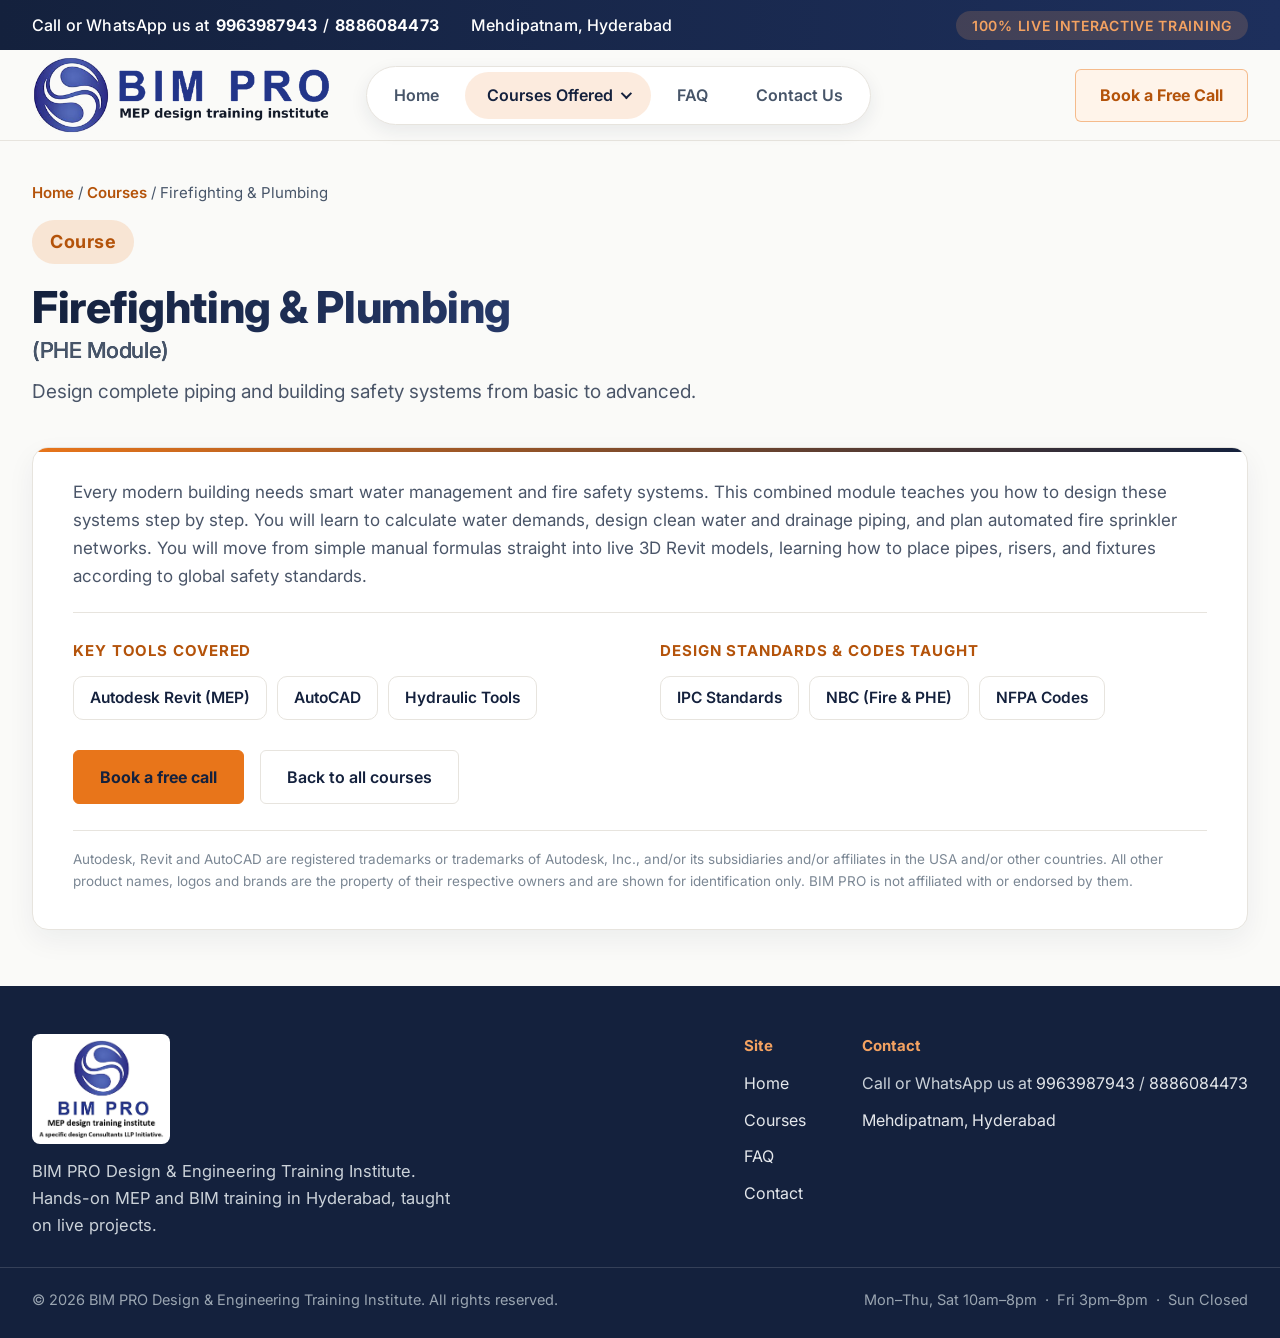
<file: course-fire-phe.html>
<!DOCTYPE html>
<html lang="en">
<head>
  <meta charset="UTF-8">
  <meta name="viewport" content="width=device-width, initial-scale=1.0">
  <title>Fire Fighting &amp; Plumbing Design Course in Hyderabad | BIM PRO</title>
  <meta name="description" content="Learn plumbing, drainage and fire sprinkler design with Revit MEP in Hyderabad. Live, project-based PHE training at BIM PRO, Mehdipatnam.">
  <link rel="stylesheet" href="assets/style.css">
  <link rel="canonical" href="https://bimprodesign.in/course-fire-phe.html">
  <meta property="og:type" content="website">
  <meta property="og:title" content="Fire Fighting &amp; Plumbing Design Course in Hyderabad | BIM PRO">
  <meta property="og:description" content="Learn plumbing, drainage and fire sprinkler design with Revit MEP in Hyderabad. Live, project-based PHE training at BIM PRO, Mehdipatnam.">
  <meta property="og:url" content="https://bimprodesign.in/course-fire-phe.html">
  <meta property="og:image" content="https://bimprodesign.in/assets/Residential.jpg">
  <script type="application/ld+json">
{
  "@context": "https://schema.org",
  "@graph": [
    {
      "@type": "Course",
      "name": "Firefighting & Plumbing",
      "description": "Every modern building needs smart water management and fire safety systems. This combined module teaches you how to design these systems step by step. You will learn to calculate water demands, design clean water and drainage piping, and plan automated fire sprinkler networks. You will move from simple manual formulas straight into live 3D Revit models, learning how to place pipes, risers, and fixtures according to global safety standards.",
      "url": "https://bimprodesign.in/course-fire-phe.html",
      "inLanguage": "en",
      "provider": {
        "@type": [
          "EducationalOrganization",
          "LocalBusiness"
        ],
        "name": "BIM PRO Design & Engineering Training Institute",
        "url": "https://bimprodesign.in/"
      },
      "teaches": [
        "Autodesk Revit (MEP)",
        "AutoCAD",
        "Hydraulic Tools",
        "IPC Standards",
        "NBC (Fire & PHE)",
        "NFPA Codes"
      ]
    },
    {
      "@type": "BreadcrumbList",
      "itemListElement": [
        {
          "@type": "ListItem",
          "position": 1,
          "name": "Home",
          "item": "https://bimprodesign.in/"
        },
        {
          "@type": "ListItem",
          "position": 2,
          "name": "Courses",
          "item": "https://bimprodesign.in/courses.html"
        },
        {
          "@type": "ListItem",
          "position": 3,
          "name": "Firefighting & Plumbing",
          "item": "https://bimprodesign.in/course-fire-phe.html"
        }
      ]
    }
  ]
}
  </script>
</head>
<body>
  <div class="util-bar">
    <div class="wrap">
      <div class="util-left">
        <span class="util-item">Call or WhatsApp us at <a href="tel:+919963987943">9963987943</a> / <a href="tel:+918886084473">8886084473</a></span>
        <span class="util-item">Mehdipatnam, Hyderabad</span>
      </div>
      <div class="util-right"><span class="util-status">100% LIVE INTERACTIVE TRAINING</span></div>
    </div>
  </div>

  <nav class="site-nav">
    <div class="wrap nav-row">
      <a href="index.html" class="brand">
        <img src="assets/LOGO-header.png" alt="BIM PRO - MEP design training institute">
      </a>
      <button class="nav-toggle-btn" aria-label="Toggle menu"><span></span><span></span><span></span></button>
      <ul class="nav-links">
        <li><a href="index.html">Home</a></li>
        <li class="has-dropdown">
          <a href="courses.html" aria-current="page">Courses Offered</a>
          <ul class="dropdown">
            <li><a href="course-master.html">Integrated MEP &amp; BIM Master Program</a></li>
            <li><a href="course-hvac.html">HVAC Design &amp; BIM Modeling</a></li>
            <li><a href="course-electrical.html">Electrical Systems &amp; BIM Modeling</a></li>
            <li><a href="course-fire-phe.html">Firefighting &amp; Plumbing</a></li>
          </ul>
        </li>
        <li><a href="faq.html">FAQ</a></li>
        <li><a href="contact.html">Contact Us</a></li>
      </ul>
      <a href="contact.html" class="nav-cta">Book a Free Call</a>
    </div>
  </nav>

  <header class="page-banner">
    <div class="wrap">
      <div class="breadcrumb"><a href="index.html">Home</a> / <a href="courses.html">Courses</a> / Firefighting &amp; Plumbing</div>
      <span class="sec-tag">Course</span>
      <h1>Firefighting &amp; Plumbing <span class="sub">(PHE Module)</span></h1>
      <p class="lede">Design complete piping and building safety systems from basic to advanced.</p>
    </div>
  </header>

  <section class="course-detail">
    <div class="wrap">
      <div class="panel">
        <p class="panel-text">Every modern building needs smart water management and fire safety systems. This combined module teaches you how to design these systems step by step. You will learn to calculate water demands, design clean water and drainage piping, and plan automated fire sprinkler networks. You will move from simple manual formulas straight into live 3D Revit models, learning how to place pipes, risers, and fixtures according to global safety standards.</p>

        <div class="tools-grid">
          <div>
            <h3 class="mini-title">Key Tools Covered</h3>
            <div class="chip-row"><span class="tool-chip"><img data-logo="revit" alt="" loading="lazy"><span>Autodesk Revit (MEP)</span></span><span class="tool-chip"><img data-logo="autocad" alt="" loading="lazy"><span>AutoCAD</span></span><span class="tool-chip"><span>Hydraulic Tools</span></span></div>
          </div>
          <div>
            <h3 class="mini-title">Design Standards &amp; Codes Taught</h3>
            <div class="chip-row"><span class="tool-chip"><img data-logo="icc" alt="" loading="lazy"><span>IPC Standards</span></span><span class="tool-chip"><span>NBC (Fire &amp; PHE)</span></span><span class="tool-chip"><img data-logo="nfpa" alt="" loading="lazy"><span>NFPA Codes</span></span></div>
          </div>
        </div>

        <div class="btn-row">
          <a href="contact.html" class="btn btn-primary">Book a free call</a>
          <a href="courses.html" class="btn btn-ghost">Back to all courses</a>
        </div>

        <p class="tm-note">Autodesk, Revit and AutoCAD are registered trademarks or trademarks of Autodesk, Inc., and/or its subsidiaries and/or affiliates in the USA and/or other countries. All other product names, logos and brands are the property of their respective owners and are shown for identification only. BIM PRO is not affiliated with or endorsed by them.</p>
      </div>
    </div>
  </section>

  <footer>
    <div class="wrap footer-top">
      <div class="footer-brand">
        <img src="assets/LOGO.png" alt="BIM PRO Logo">
        <span>BIM PRO Design &amp; Engineering Training Institute. Hands-on MEP and BIM training in Hyderabad, taught on live projects.</span>
      </div>
      <div class="footer-links">
        <div>
          <h5>Site</h5>
          <ul>
            <li><a href="index.html">Home</a></li>
            <li><a href="courses.html">Courses</a></li>
            <li><a href="faq.html">FAQ</a></li>
            <li><a href="contact.html">Contact</a></li>
          </ul>
        </div>
        <div>
          <h5>Contact</h5>
          <ul>
            <li class="nowrap">Call or WhatsApp us at <a href="tel:+919963987943">9963987943</a> / <a href="tel:+918886084473">8886084473</a></li>
            <li><a href="https://maps.google.com/?cid=10986670562292312246" target="_blank" rel="noopener">Mehdipatnam, Hyderabad</a></li>
          </ul>
        </div>
      </div>
    </div>
    <div class="wrap footer-bottom">
      <span class="foot-note">&copy; 2026 BIM PRO Design &amp; Engineering Training Institute. All rights reserved.</span>
      <span class="foot-note">Mon&ndash;Thu, Sat 10am&ndash;8pm &nbsp;&middot;&nbsp; Fri 3pm&ndash;8pm &nbsp;&middot;&nbsp; Sun Closed</span>
    </div>
  </footer>

  <script>
  /* Shows a logo from assets/logos/ if the file exists (svg, png, webp or jpg).
     If no file is found the chip simply shows the text name. */
  (function () {
    document.querySelectorAll('img[data-logo]').forEach(function (img) {
      var name = img.getAttribute('data-logo'), exts = ['svg', 'png', 'webp', 'jpg'], i = 0;
      img.onload = function () { img.classList.add('ok'); };
      img.onerror = function () { next(); };
      function next() { if (i < exts.length) { img.src = 'assets/logos/' + name + '.' + exts[i++]; } }
      next();
    });
  })();
  </script>
  <script src="assets/script.js"></script>
</body>
</html>
</file>
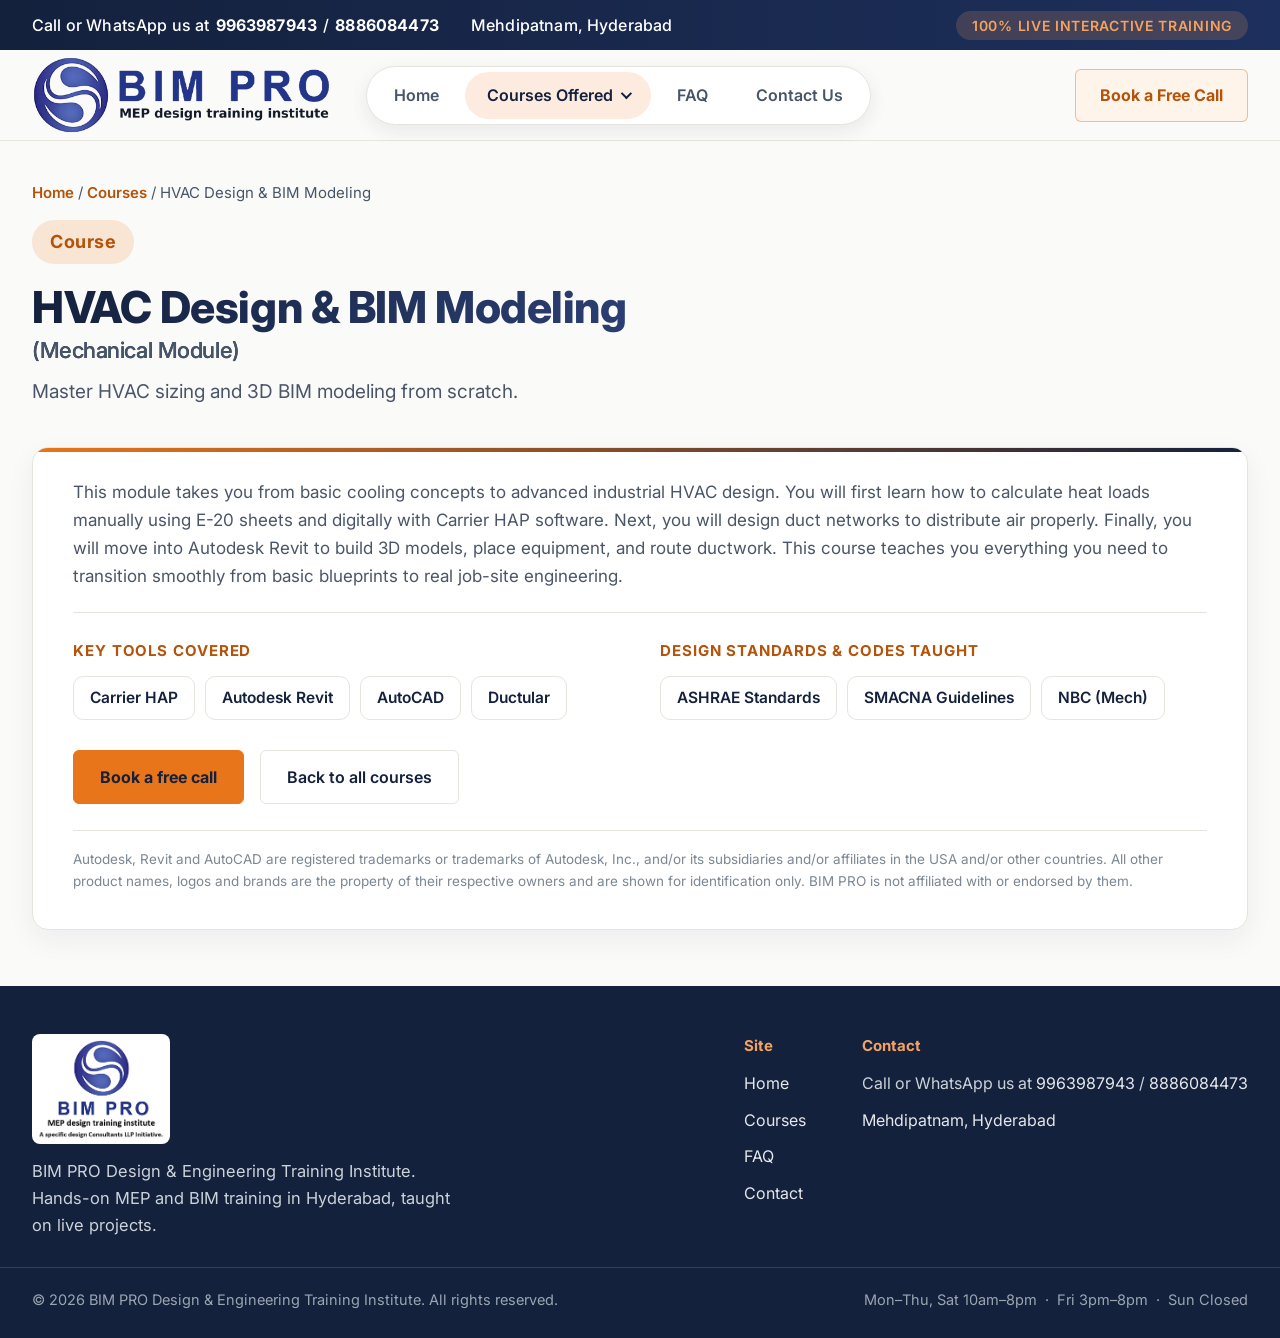
<file: course-hvac.html>
<!DOCTYPE html>
<html lang="en">
<head>
  <meta charset="UTF-8">
  <meta name="viewport" content="width=device-width, initial-scale=1.0">
  <title>HVAC Design &amp; BIM Course in Hyderabad | BIM PRO</title>
  <meta name="description" content="Learn HVAC heat load calculation (Carrier HAP), duct design and Revit BIM modeling in Hyderabad. Live training at BIM PRO, Mehdipatnam.">
  <link rel="stylesheet" href="assets/style.css">
  <link rel="canonical" href="https://bimprodesign.in/course-hvac.html">
  <meta property="og:type" content="website">
  <meta property="og:title" content="HVAC Design &amp; BIM Course in Hyderabad | BIM PRO">
  <meta property="og:description" content="Learn HVAC heat load calculation (Carrier HAP), duct design and Revit BIM modeling in Hyderabad. Live training at BIM PRO, Mehdipatnam.">
  <meta property="og:url" content="https://bimprodesign.in/course-hvac.html">
  <meta property="og:image" content="https://bimprodesign.in/assets/Residential.jpg">
  <script type="application/ld+json">
{
  "@context": "https://schema.org",
  "@graph": [
    {
      "@type": "Course",
      "name": "HVAC Design & BIM Modeling",
      "description": "This module takes you from basic cooling concepts to advanced industrial HVAC design. You will first learn how to calculate heat loads manually using E-20 sheets and digitally with Carrier HAP software. Next, you will design duct networks to distribute air properly. Finally, you will move into Autodesk Revit to build 3D models, place equipment, and route ductwork. This course teaches you everything you need to transition smoothly from basic blueprints to real job-site engineering.",
      "url": "https://bimprodesign.in/course-hvac.html",
      "inLanguage": "en",
      "provider": {
        "@type": [
          "EducationalOrganization",
          "LocalBusiness"
        ],
        "name": "BIM PRO Design & Engineering Training Institute",
        "url": "https://bimprodesign.in/"
      },
      "teaches": [
        "Carrier HAP",
        "Autodesk Revit",
        "AutoCAD",
        "Ductular",
        "ASHRAE Standards",
        "SMACNA Guidelines",
        "NBC (Mech)"
      ]
    },
    {
      "@type": "BreadcrumbList",
      "itemListElement": [
        {
          "@type": "ListItem",
          "position": 1,
          "name": "Home",
          "item": "https://bimprodesign.in/"
        },
        {
          "@type": "ListItem",
          "position": 2,
          "name": "Courses",
          "item": "https://bimprodesign.in/courses.html"
        },
        {
          "@type": "ListItem",
          "position": 3,
          "name": "HVAC Design & BIM Modeling",
          "item": "https://bimprodesign.in/course-hvac.html"
        }
      ]
    }
  ]
}
  </script>
</head>
<body>
  <div class="util-bar">
    <div class="wrap">
      <div class="util-left">
        <span class="util-item">Call or WhatsApp us at <a href="tel:+919963987943">9963987943</a> / <a href="tel:+918886084473">8886084473</a></span>
        <span class="util-item">Mehdipatnam, Hyderabad</span>
      </div>
      <div class="util-right"><span class="util-status">100% LIVE INTERACTIVE TRAINING</span></div>
    </div>
  </div>

  <nav class="site-nav">
    <div class="wrap nav-row">
      <a href="index.html" class="brand">
        <img src="assets/LOGO-header.png" alt="BIM PRO - MEP design training institute">
      </a>
      <button class="nav-toggle-btn" aria-label="Toggle menu"><span></span><span></span><span></span></button>
      <ul class="nav-links">
        <li><a href="index.html">Home</a></li>
        <li class="has-dropdown">
          <a href="courses.html" aria-current="page">Courses Offered</a>
          <ul class="dropdown">
            <li><a href="course-master.html">Integrated MEP &amp; BIM Master Program</a></li>
            <li><a href="course-hvac.html">HVAC Design &amp; BIM Modeling</a></li>
            <li><a href="course-electrical.html">Electrical Systems &amp; BIM Modeling</a></li>
            <li><a href="course-fire-phe.html">Firefighting &amp; Plumbing</a></li>
          </ul>
        </li>
        <li><a href="faq.html">FAQ</a></li>
        <li><a href="contact.html">Contact Us</a></li>
      </ul>
      <a href="contact.html" class="nav-cta">Book a Free Call</a>
    </div>
  </nav>

  <header class="page-banner">
    <div class="wrap">
      <div class="breadcrumb"><a href="index.html">Home</a> / <a href="courses.html">Courses</a> / HVAC Design &amp; BIM Modeling</div>
      <span class="sec-tag">Course</span>
      <h1>HVAC Design &amp; BIM Modeling <span class="sub">(Mechanical Module)</span></h1>
      <p class="lede">Master HVAC sizing and 3D BIM modeling from scratch.</p>
    </div>
  </header>

  <section class="course-detail">
    <div class="wrap">
      <div class="panel">
        <p class="panel-text">This module takes you from basic cooling concepts to advanced industrial HVAC design. You will first learn how to calculate heat loads manually using E-20 sheets and digitally with Carrier HAP software. Next, you will design duct networks to distribute air properly. Finally, you will move into Autodesk Revit to build 3D models, place equipment, and route ductwork. This course teaches you everything you need to transition smoothly from basic blueprints to real job-site engineering.</p>

        <div class="tools-grid">
          <div>
            <h3 class="mini-title">Key Tools Covered</h3>
            <div class="chip-row"><span class="tool-chip"><img data-logo="carrier" alt="" loading="lazy"><span>Carrier HAP</span></span><span class="tool-chip"><img data-logo="revit" alt="" loading="lazy"><span>Autodesk Revit</span></span><span class="tool-chip"><img data-logo="autocad" alt="" loading="lazy"><span>AutoCAD</span></span><span class="tool-chip"><span>Ductular</span></span></div>
          </div>
          <div>
            <h3 class="mini-title">Design Standards &amp; Codes Taught</h3>
            <div class="chip-row"><span class="tool-chip"><img data-logo="ashrae" alt="" loading="lazy"><span>ASHRAE Standards</span></span><span class="tool-chip"><img data-logo="smacna" alt="" loading="lazy"><span>SMACNA Guidelines</span></span><span class="tool-chip"><span>NBC (Mech)</span></span></div>
          </div>
        </div>

        <div class="btn-row">
          <a href="contact.html" class="btn btn-primary">Book a free call</a>
          <a href="courses.html" class="btn btn-ghost">Back to all courses</a>
        </div>

        <p class="tm-note">Autodesk, Revit and AutoCAD are registered trademarks or trademarks of Autodesk, Inc., and/or its subsidiaries and/or affiliates in the USA and/or other countries. All other product names, logos and brands are the property of their respective owners and are shown for identification only. BIM PRO is not affiliated with or endorsed by them.</p>
      </div>
    </div>
  </section>

  <footer>
    <div class="wrap footer-top">
      <div class="footer-brand">
        <img src="assets/LOGO.png" alt="BIM PRO Logo">
        <span>BIM PRO Design &amp; Engineering Training Institute. Hands-on MEP and BIM training in Hyderabad, taught on live projects.</span>
      </div>
      <div class="footer-links">
        <div>
          <h5>Site</h5>
          <ul>
            <li><a href="index.html">Home</a></li>
            <li><a href="courses.html">Courses</a></li>
            <li><a href="faq.html">FAQ</a></li>
            <li><a href="contact.html">Contact</a></li>
          </ul>
        </div>
        <div>
          <h5>Contact</h5>
          <ul>
            <li class="nowrap">Call or WhatsApp us at <a href="tel:+919963987943">9963987943</a> / <a href="tel:+918886084473">8886084473</a></li>
            <li><a href="https://maps.google.com/?cid=10986670562292312246" target="_blank" rel="noopener">Mehdipatnam, Hyderabad</a></li>
          </ul>
        </div>
      </div>
    </div>
    <div class="wrap footer-bottom">
      <span class="foot-note">&copy; 2026 BIM PRO Design &amp; Engineering Training Institute. All rights reserved.</span>
      <span class="foot-note">Mon&ndash;Thu, Sat 10am&ndash;8pm &nbsp;&middot;&nbsp; Fri 3pm&ndash;8pm &nbsp;&middot;&nbsp; Sun Closed</span>
    </div>
  </footer>

  <script>
  /* Shows a logo from assets/logos/ if the file exists (svg, png, webp or jpg).
     If no file is found the chip simply shows the text name. */
  (function () {
    document.querySelectorAll('img[data-logo]').forEach(function (img) {
      var name = img.getAttribute('data-logo'), exts = ['svg', 'png', 'webp', 'jpg'], i = 0;
      img.onload = function () { img.classList.add('ok'); };
      img.onerror = function () { next(); };
      function next() { if (i < exts.length) { img.src = 'assets/logos/' + name + '.' + exts[i++]; } }
      next();
    });
  })();
  </script>
  <script src="assets/script.js"></script>
</body>
</html>
</file>
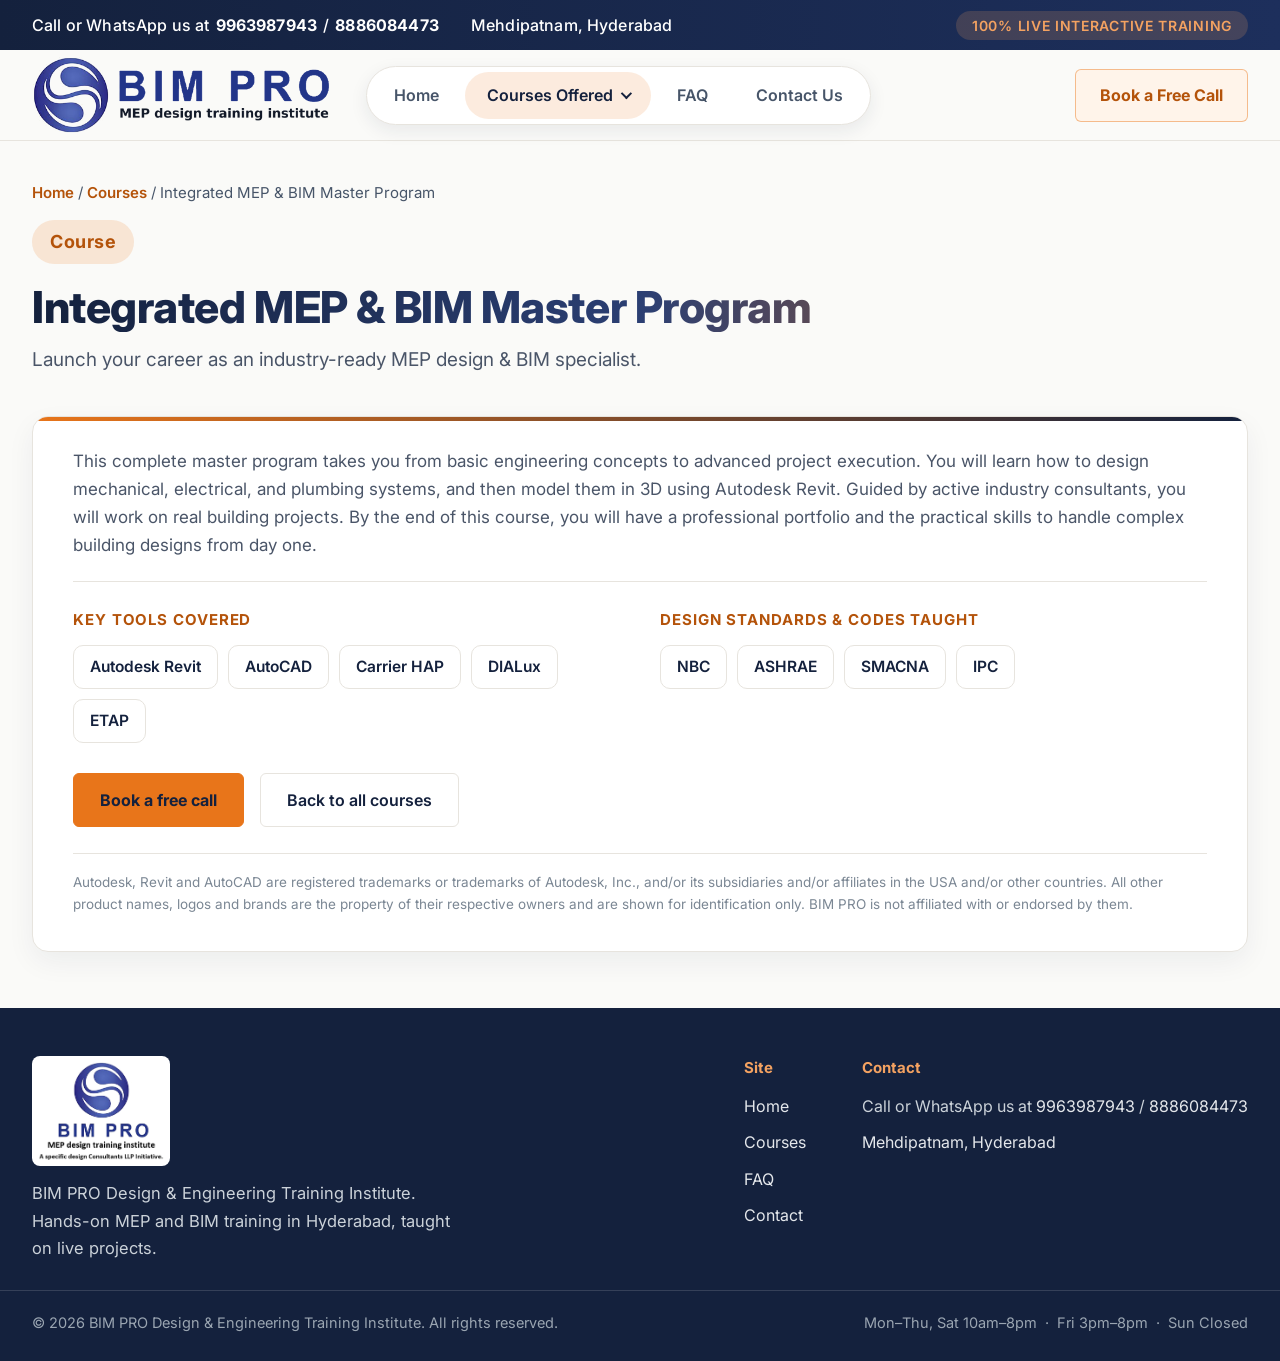
<file: course-master.html>
<!DOCTYPE html>
<html lang="en">
<head>
  <meta charset="UTF-8">
  <meta name="viewport" content="width=device-width, initial-scale=1.0">
  <title>Integrated MEP &amp; BIM Master Program in Hyderabad | BIM PRO</title>
  <meta name="description" content="Complete MEP design and Revit BIM master program in Hyderabad. Learn mechanical, electrical and plumbing design on real projects. Book a free call.">
  <link rel="stylesheet" href="assets/style.css">
  <link rel="canonical" href="https://bimprodesign.in/course-master.html">
  <meta property="og:type" content="website">
  <meta property="og:title" content="Integrated MEP &amp; BIM Master Program in Hyderabad | BIM PRO">
  <meta property="og:description" content="Complete MEP design and Revit BIM master program in Hyderabad. Learn mechanical, electrical and plumbing design on real projects. Book a free call.">
  <meta property="og:url" content="https://bimprodesign.in/course-master.html">
  <meta property="og:image" content="https://bimprodesign.in/assets/Residential.jpg">
  <script type="application/ld+json">
{
  "@context": "https://schema.org",
  "@graph": [
    {
      "@type": "Course",
      "name": "Integrated MEP & BIM Master Program",
      "description": "This complete master program takes you from basic engineering concepts to advanced project execution. You will learn how to design mechanical, electrical, and plumbing systems, and then model them in 3D using Autodesk Revit. Guided by active industry consultants, you will work on real building projects. By the end of this course, you will have a professional portfolio and the practical skills to handle complex building designs from day one.",
      "url": "https://bimprodesign.in/course-master.html",
      "inLanguage": "en",
      "provider": {
        "@type": [
          "EducationalOrganization",
          "LocalBusiness"
        ],
        "name": "BIM PRO Design & Engineering Training Institute",
        "url": "https://bimprodesign.in/"
      },
      "teaches": [
        "Autodesk Revit",
        "AutoCAD",
        "Carrier HAP",
        "DIALux",
        "ETAP",
        "NBC",
        "ASHRAE",
        "SMACNA",
        "IPC"
      ]
    },
    {
      "@type": "BreadcrumbList",
      "itemListElement": [
        {
          "@type": "ListItem",
          "position": 1,
          "name": "Home",
          "item": "https://bimprodesign.in/"
        },
        {
          "@type": "ListItem",
          "position": 2,
          "name": "Courses",
          "item": "https://bimprodesign.in/courses.html"
        },
        {
          "@type": "ListItem",
          "position": 3,
          "name": "Integrated MEP & BIM Master Program",
          "item": "https://bimprodesign.in/course-master.html"
        }
      ]
    }
  ]
}
  </script>
</head>
<body>
  <div class="util-bar">
    <div class="wrap">
      <div class="util-left">
        <span class="util-item">Call or WhatsApp us at <a href="tel:+919963987943">9963987943</a> / <a href="tel:+918886084473">8886084473</a></span>
        <span class="util-item">Mehdipatnam, Hyderabad</span>
      </div>
      <div class="util-right"><span class="util-status">100% LIVE INTERACTIVE TRAINING</span></div>
    </div>
  </div>

  <nav class="site-nav">
    <div class="wrap nav-row">
      <a href="index.html" class="brand">
        <img src="assets/LOGO-header.png" alt="BIM PRO - MEP design training institute">
      </a>
      <button class="nav-toggle-btn" aria-label="Toggle menu"><span></span><span></span><span></span></button>
      <ul class="nav-links">
        <li><a href="index.html">Home</a></li>
        <li class="has-dropdown">
          <a href="courses.html" aria-current="page">Courses Offered</a>
          <ul class="dropdown">
            <li><a href="course-master.html">Integrated MEP &amp; BIM Master Program</a></li>
            <li><a href="course-hvac.html">HVAC Design &amp; BIM Modeling</a></li>
            <li><a href="course-electrical.html">Electrical Systems &amp; BIM Modeling</a></li>
            <li><a href="course-fire-phe.html">Firefighting &amp; Plumbing</a></li>
          </ul>
        </li>
        <li><a href="faq.html">FAQ</a></li>
        <li><a href="contact.html">Contact Us</a></li>
      </ul>
      <a href="contact.html" class="nav-cta">Book a Free Call</a>
    </div>
  </nav>

  <header class="page-banner">
    <div class="wrap">
      <div class="breadcrumb"><a href="index.html">Home</a> / <a href="courses.html">Courses</a> / Integrated MEP &amp; BIM Master Program</div>
      <span class="sec-tag">Course</span>
      <h1>Integrated MEP &amp; BIM Master Program</h1>
      <p class="lede">Launch your career as an industry-ready MEP design &amp; BIM specialist.</p>
    </div>
  </header>

  <section class="course-detail">
    <div class="wrap">
      <div class="panel">
        <p class="panel-text">This complete master program takes you from basic engineering concepts to advanced project execution. You will learn how to design mechanical, electrical, and plumbing systems, and then model them in 3D using Autodesk Revit. Guided by active industry consultants, you will work on real building projects. By the end of this course, you will have a professional portfolio and the practical skills to handle complex building designs from day one.</p>

        <div class="tools-grid">
          <div>
            <h3 class="mini-title">Key Tools Covered</h3>
            <div class="chip-row"><span class="tool-chip"><img data-logo="revit" alt="" loading="lazy"><span>Autodesk Revit</span></span><span class="tool-chip"><img data-logo="autocad" alt="" loading="lazy"><span>AutoCAD</span></span><span class="tool-chip"><img data-logo="carrier" alt="" loading="lazy"><span>Carrier HAP</span></span><span class="tool-chip"><img data-logo="dialux" alt="" loading="lazy"><span>DIALux</span></span><span class="tool-chip"><img data-logo="etap" alt="" loading="lazy"><span>ETAP</span></span></div>
          </div>
          <div>
            <h3 class="mini-title">Design Standards &amp; Codes Taught</h3>
            <div class="chip-row"><span class="tool-chip"><span>NBC</span></span><span class="tool-chip"><img data-logo="ashrae" alt="" loading="lazy"><span>ASHRAE</span></span><span class="tool-chip"><img data-logo="smacna" alt="" loading="lazy"><span>SMACNA</span></span><span class="tool-chip"><img data-logo="icc" alt="" loading="lazy"><span>IPC</span></span></div>
          </div>
        </div>

        <div class="btn-row">
          <a href="contact.html" class="btn btn-primary">Book a free call</a>
          <a href="courses.html" class="btn btn-ghost">Back to all courses</a>
        </div>

        <p class="tm-note">Autodesk, Revit and AutoCAD are registered trademarks or trademarks of Autodesk, Inc., and/or its subsidiaries and/or affiliates in the USA and/or other countries. All other product names, logos and brands are the property of their respective owners and are shown for identification only. BIM PRO is not affiliated with or endorsed by them.</p>
      </div>
    </div>
  </section>

  <footer>
    <div class="wrap footer-top">
      <div class="footer-brand">
        <img src="assets/LOGO.png" alt="BIM PRO Logo">
        <span>BIM PRO Design &amp; Engineering Training Institute. Hands-on MEP and BIM training in Hyderabad, taught on live projects.</span>
      </div>
      <div class="footer-links">
        <div>
          <h5>Site</h5>
          <ul>
            <li><a href="index.html">Home</a></li>
            <li><a href="courses.html">Courses</a></li>
            <li><a href="faq.html">FAQ</a></li>
            <li><a href="contact.html">Contact</a></li>
          </ul>
        </div>
        <div>
          <h5>Contact</h5>
          <ul>
            <li class="nowrap">Call or WhatsApp us at <a href="tel:+919963987943">9963987943</a> / <a href="tel:+918886084473">8886084473</a></li>
            <li><a href="https://maps.google.com/?cid=10986670562292312246" target="_blank" rel="noopener">Mehdipatnam, Hyderabad</a></li>
          </ul>
        </div>
      </div>
    </div>
    <div class="wrap footer-bottom">
      <span class="foot-note">&copy; 2026 BIM PRO Design &amp; Engineering Training Institute. All rights reserved.</span>
      <span class="foot-note">Mon&ndash;Thu, Sat 10am&ndash;8pm &nbsp;&middot;&nbsp; Fri 3pm&ndash;8pm &nbsp;&middot;&nbsp; Sun Closed</span>
    </div>
  </footer>

  <script>
  /* Shows a logo from assets/logos/ if the file exists (svg, png, webp or jpg).
     If no file is found the chip simply shows the text name. */
  (function () {
    document.querySelectorAll('img[data-logo]').forEach(function (img) {
      var name = img.getAttribute('data-logo'), exts = ['svg', 'png', 'webp', 'jpg'], i = 0;
      img.onload = function () { img.classList.add('ok'); };
      img.onerror = function () { next(); };
      function next() { if (i < exts.length) { img.src = 'assets/logos/' + name + '.' + exts[i++]; } }
      next();
    });
  })();
  </script>
  <script src="assets/script.js"></script>
</body>
</html>
</file>
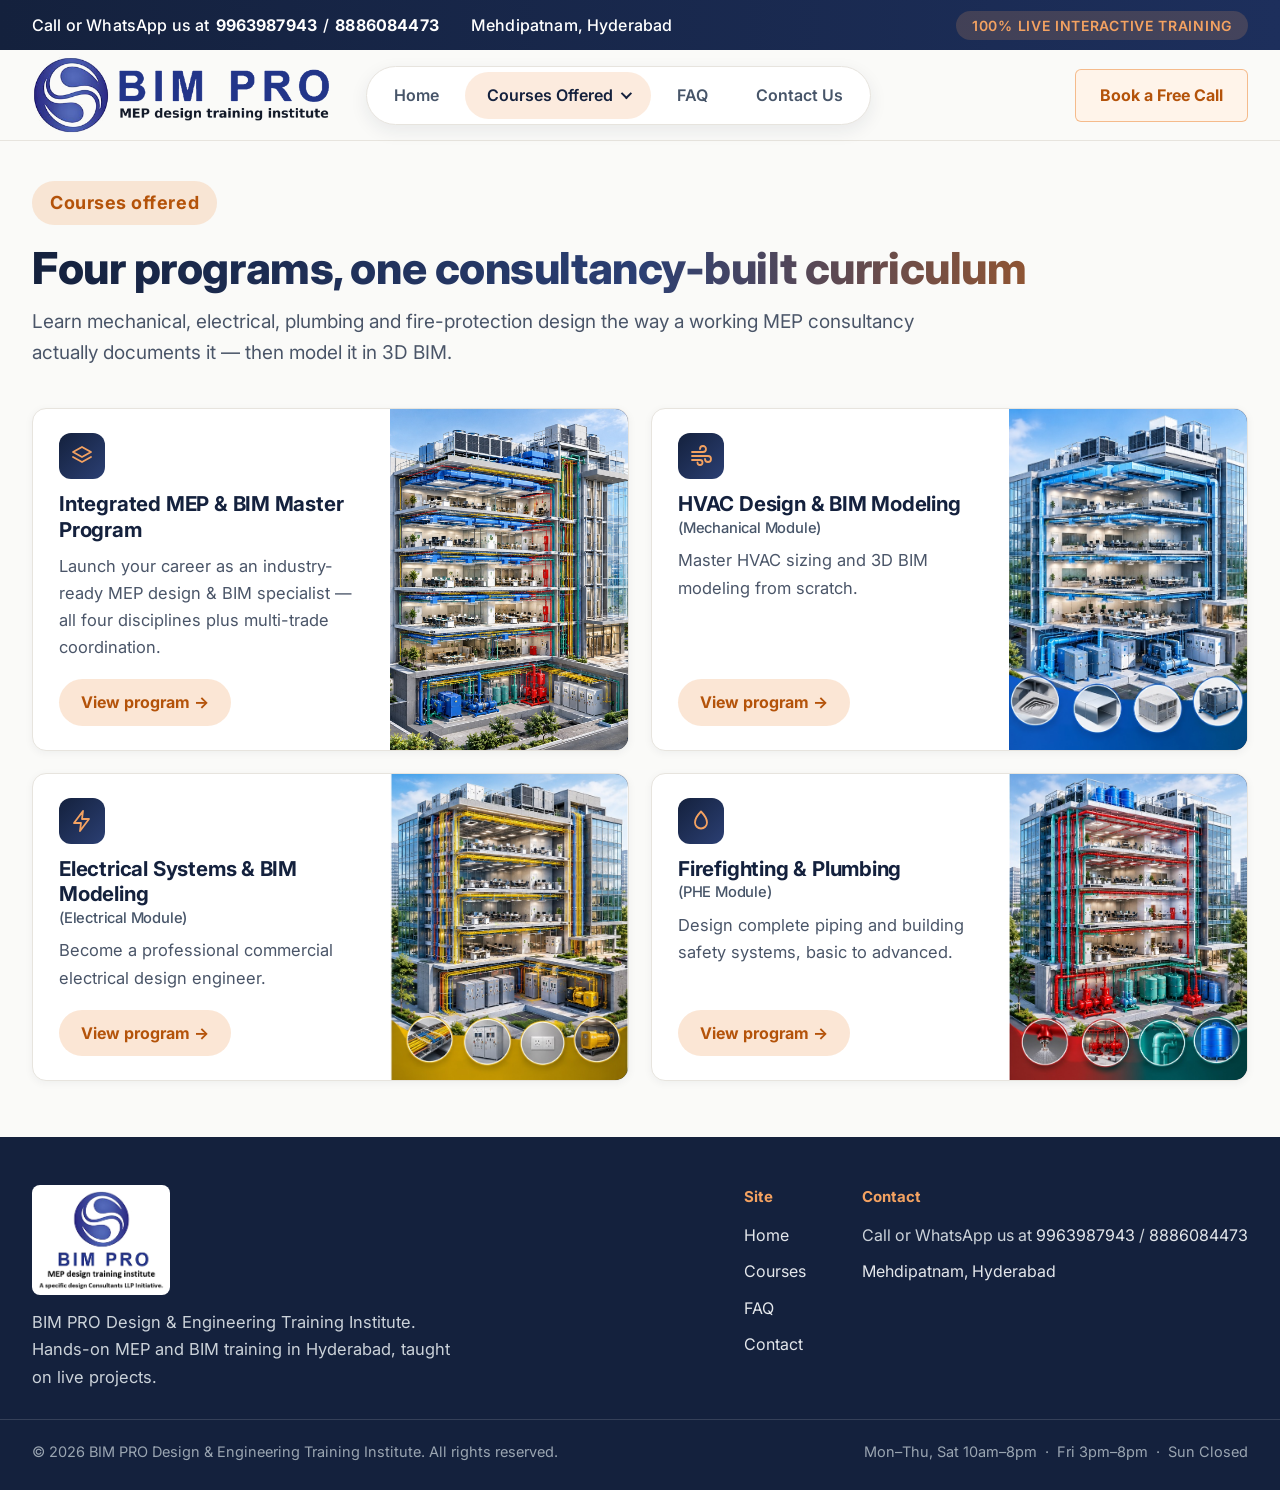
<file: courses.html>
<!DOCTYPE html>
<html lang="en">
<head>
  <meta charset="UTF-8">
  <meta name="viewport" content="width=device-width, initial-scale=1.0">
  <title>MEP &amp; BIM Courses in Hyderabad | BIM PRO, Mehdipatnam</title>
  <meta name="description" content="Four MEP and BIM programs in Hyderabad: Master Program, HVAC, Electrical, Firefighting &amp; Plumbing. Live training by practicing engineers in Mehdipatnam.">
  <link rel="stylesheet" href="assets/style.css">
  <link rel="canonical" href="https://bimprodesign.in/courses.html">
  <meta property="og:type" content="website">
  <meta property="og:title" content="MEP &amp; BIM Courses in Hyderabad | BIM PRO, Mehdipatnam">
  <meta property="og:description" content="Four MEP and BIM programs in Hyderabad: Master Program, HVAC, Electrical, Firefighting &amp; Plumbing. Live training by practicing engineers in Mehdipatnam.">
  <meta property="og:url" content="https://bimprodesign.in/courses.html">
  <meta property="og:image" content="https://bimprodesign.in/assets/Residential.jpg">
  <script type="application/ld+json">
{
  "@context": "https://schema.org",
  "@graph": [
    {
      "@type": "CollectionPage",
      "name": "MEP & BIM Courses in Hyderabad",
      "url": "https://bimprodesign.in/courses.html",
      "isPartOf": {
        "@type": "WebSite",
        "name": "BIM PRO Design & Engineering Training Institute",
        "url": "https://bimprodesign.in/"
      },
      "mainEntity": {
        "@type": "ItemList",
        "itemListElement": [
          {
            "@type": "ListItem",
            "position": 1,
            "url": "https://bimprodesign.in/course-master.html",
            "name": "Integrated MEP & BIM Master Program"
          },
          {
            "@type": "ListItem",
            "position": 2,
            "url": "https://bimprodesign.in/course-hvac.html",
            "name": "HVAC Design & BIM Modeling"
          },
          {
            "@type": "ListItem",
            "position": 3,
            "url": "https://bimprodesign.in/course-electrical.html",
            "name": "Electrical Systems & BIM Modeling"
          },
          {
            "@type": "ListItem",
            "position": 4,
            "url": "https://bimprodesign.in/course-fire-phe.html",
            "name": "Firefighting & Plumbing"
          }
        ]
      }
    },
    {
      "@type": "BreadcrumbList",
      "itemListElement": [
        {
          "@type": "ListItem",
          "position": 1,
          "name": "Home",
          "item": "https://bimprodesign.in/"
        },
        {
          "@type": "ListItem",
          "position": 2,
          "name": "Courses",
          "item": "https://bimprodesign.in/courses.html"
        }
      ]
    }
  ]
}
  </script>
</head>
<body>
  <div class="util-bar">
    <div class="wrap">
      <div class="util-left">
        <span class="util-item">Call or WhatsApp us at <a href="tel:+919963987943">9963987943</a> / <a href="tel:+918886084473">8886084473</a></span>
        <span class="util-item">Mehdipatnam, Hyderabad</span>
      </div>
      <div class="util-right"><span class="util-status">100% LIVE INTERACTIVE TRAINING</span></div>
    </div>
  </div>

  <nav class="site-nav">
    <div class="wrap nav-row">
      <a href="index.html" class="brand">
        <img src="assets/LOGO-header.png" alt="BIM PRO - MEP design training institute">
      </a>
      <button class="nav-toggle-btn" aria-label="Toggle menu"><span></span><span></span><span></span></button>
      <ul class="nav-links">
        <li><a href="index.html">Home</a></li>
        <li class="has-dropdown">
          <a href="courses.html" aria-current="page">Courses Offered</a>
          <ul class="dropdown">
            <li><a href="course-master.html">Integrated MEP &amp; BIM Master Program</a></li>
            <li><a href="course-hvac.html">HVAC Design &amp; BIM Modeling</a></li>
            <li><a href="course-electrical.html">Electrical Systems &amp; BIM Modeling</a></li>
            <li><a href="course-fire-phe.html">Firefighting &amp; Plumbing</a></li>
          </ul>
        </li>
        <li><a href="faq.html">FAQ</a></li>
        <li><a href="contact.html">Contact Us</a></li>
      </ul>
      <a href="contact.html" class="nav-cta">Book a Free Call</a>
    </div>
  </nav>

  <header class="page-banner">
    <div class="wrap">
      <span class="sec-tag">Courses offered</span>
      <h1>Four programs, one consultancy-built curriculum</h1>
      <p class="lede">Learn mechanical, electrical, plumbing and fire-protection design the way a working MEP consultancy actually documents it &mdash; then model it in 3D BIM.</p>
    </div>
  </header>

  <section class="course-detail">
    <div class="wrap">
      <div class="course-list">
        <a class="course-row" href="course-master.html">
          <div class="course-body">
            <div class="course-head">
              <span class="wp-icon"><svg viewBox="0 0 24 24" fill="none" stroke="currentColor" stroke-width="1.8" stroke-linecap="round" stroke-linejoin="round" aria-hidden="true"><path d="M12 3l9 5-9 5-9-5 9-5z"/><path d="M3 13l9 5 9-5"/></svg></span>
              <h3>Integrated MEP &amp; BIM Master Program</h3>
            </div>
            <p>Launch your career as an industry-ready MEP design &amp; BIM specialist &mdash; all four disciplines plus multi-trade coordination.</p>
            <span class="course-btn">View program &rarr;</span>
          </div>
          <div class="course-img">
            <svg viewBox="0 0 24 24" fill="none" stroke="currentColor" stroke-width="1.4" stroke-linecap="round" stroke-linejoin="round" aria-hidden="true"><path d="M12 3l9 5-9 5-9-5 9-5z"/><path d="M3 13l9 5 9-5"/></svg>
            <img src="assets/course-master.jpg" alt="Integrated MEP and BIM Master Program" onerror="this.style.display='none'">
          </div>
        </a>
        <a class="course-row" href="course-hvac.html">
          <div class="course-body">
            <div class="course-head">
              <span class="wp-icon"><svg viewBox="0 0 24 24" fill="none" stroke="currentColor" stroke-width="1.8" stroke-linecap="round" stroke-linejoin="round" aria-hidden="true"><path d="M3 8h11a3 3 0 1 0-3-3"/><path d="M3 12h16a3 3 0 1 1-3 3"/><path d="M3 16h8a2.5 2.5 0 1 1-2.5 2.5"/></svg></span>
              <h3>HVAC Design &amp; BIM Modeling <span class="mod">(Mechanical Module)</span></h3>
            </div>
            <p>Master HVAC sizing and 3D BIM modeling from scratch.</p>
            <span class="course-btn">View program &rarr;</span>
          </div>
          <div class="course-img">
            <svg viewBox="0 0 24 24" fill="none" stroke="currentColor" stroke-width="1.4" stroke-linecap="round" stroke-linejoin="round" aria-hidden="true"><path d="M3 8h11a3 3 0 1 0-3-3"/><path d="M3 12h16a3 3 0 1 1-3 3"/><path d="M3 16h8a2.5 2.5 0 1 1-2.5 2.5"/></svg>
            <img src="assets/course-hvac.jpg" alt="HVAC Design and BIM Modeling" onerror="this.style.display='none'">
          </div>
        </a>
        <a class="course-row" href="course-electrical.html">
          <div class="course-body">
            <div class="course-head">
              <span class="wp-icon"><svg viewBox="0 0 24 24" fill="none" stroke="currentColor" stroke-width="1.8" stroke-linecap="round" stroke-linejoin="round" aria-hidden="true"><path d="M13 2L4 14h7l-1 8 9-12h-7l1-8z"/></svg></span>
              <h3>Electrical Systems &amp; BIM Modeling <span class="mod">(Electrical Module)</span></h3>
            </div>
            <p>Become a professional commercial electrical design engineer.</p>
            <span class="course-btn">View program &rarr;</span>
          </div>
          <div class="course-img">
            <svg viewBox="0 0 24 24" fill="none" stroke="currentColor" stroke-width="1.4" stroke-linecap="round" stroke-linejoin="round" aria-hidden="true"><path d="M13 2L4 14h7l-1 8 9-12h-7l1-8z"/></svg>
            <img src="assets/course-electrical.jpg" alt="Electrical Systems and BIM Modeling" onerror="this.style.display='none'">
          </div>
        </a>
        <a class="course-row" href="course-fire-phe.html">
          <div class="course-body">
            <div class="course-head">
              <span class="wp-icon"><svg viewBox="0 0 24 24" fill="none" stroke="currentColor" stroke-width="1.8" stroke-linecap="round" stroke-linejoin="round" aria-hidden="true"><path d="M12 2.5s6 6.2 6 11a6 6 0 0 1-12 0c0-4.8 6-11 6-11z"/></svg></span>
              <h3>Firefighting &amp; Plumbing <span class="mod">(PHE Module)</span></h3>
            </div>
            <p>Design complete piping and building safety systems, basic to advanced.</p>
            <span class="course-btn">View program &rarr;</span>
          </div>
          <div class="course-img">
            <svg viewBox="0 0 24 24" fill="none" stroke="currentColor" stroke-width="1.4" stroke-linecap="round" stroke-linejoin="round" aria-hidden="true"><path d="M12 2.5s6 6.2 6 11a6 6 0 0 1-12 0c0-4.8 6-11 6-11z"/></svg>
            <img src="assets/course-fire.jpg" alt="Firefighting and Plumbing" onerror="this.style.display='none'">
          </div>
        </a>
      </div>
    </div>
  </section>

  <footer>
    <div class="wrap footer-top">
      <div class="footer-brand">
        <img src="assets/LOGO.png" alt="BIM PRO Logo">
        <span>BIM PRO Design &amp; Engineering Training Institute. Hands-on MEP and BIM training in Hyderabad, taught on live projects.</span>
      </div>
      <div class="footer-links">
        <div>
          <h5>Site</h5>
          <ul>
            <li><a href="index.html">Home</a></li>
            <li><a href="courses.html">Courses</a></li>
            <li><a href="faq.html">FAQ</a></li>
            <li><a href="contact.html">Contact</a></li>
          </ul>
        </div>
        <div>
          <h5>Contact</h5>
          <ul>
            <li class="nowrap">Call or WhatsApp us at <a href="tel:+919963987943">9963987943</a> / <a href="tel:+918886084473">8886084473</a></li>
            <li><a href="https://maps.google.com/?cid=10986670562292312246" target="_blank" rel="noopener">Mehdipatnam, Hyderabad</a></li>
          </ul>
        </div>
      </div>
    </div>
    <div class="wrap footer-bottom">
      <span class="foot-note">&copy; 2026 BIM PRO Design &amp; Engineering Training Institute. All rights reserved.</span>
      <span class="foot-note">Mon&ndash;Thu, Sat 10am&ndash;8pm &nbsp;&middot;&nbsp; Fri 3pm&ndash;8pm &nbsp;&middot;&nbsp; Sun Closed</span>
    </div>
  </footer>

  <script src="assets/script.js"></script>
</body>
</html>
</file>
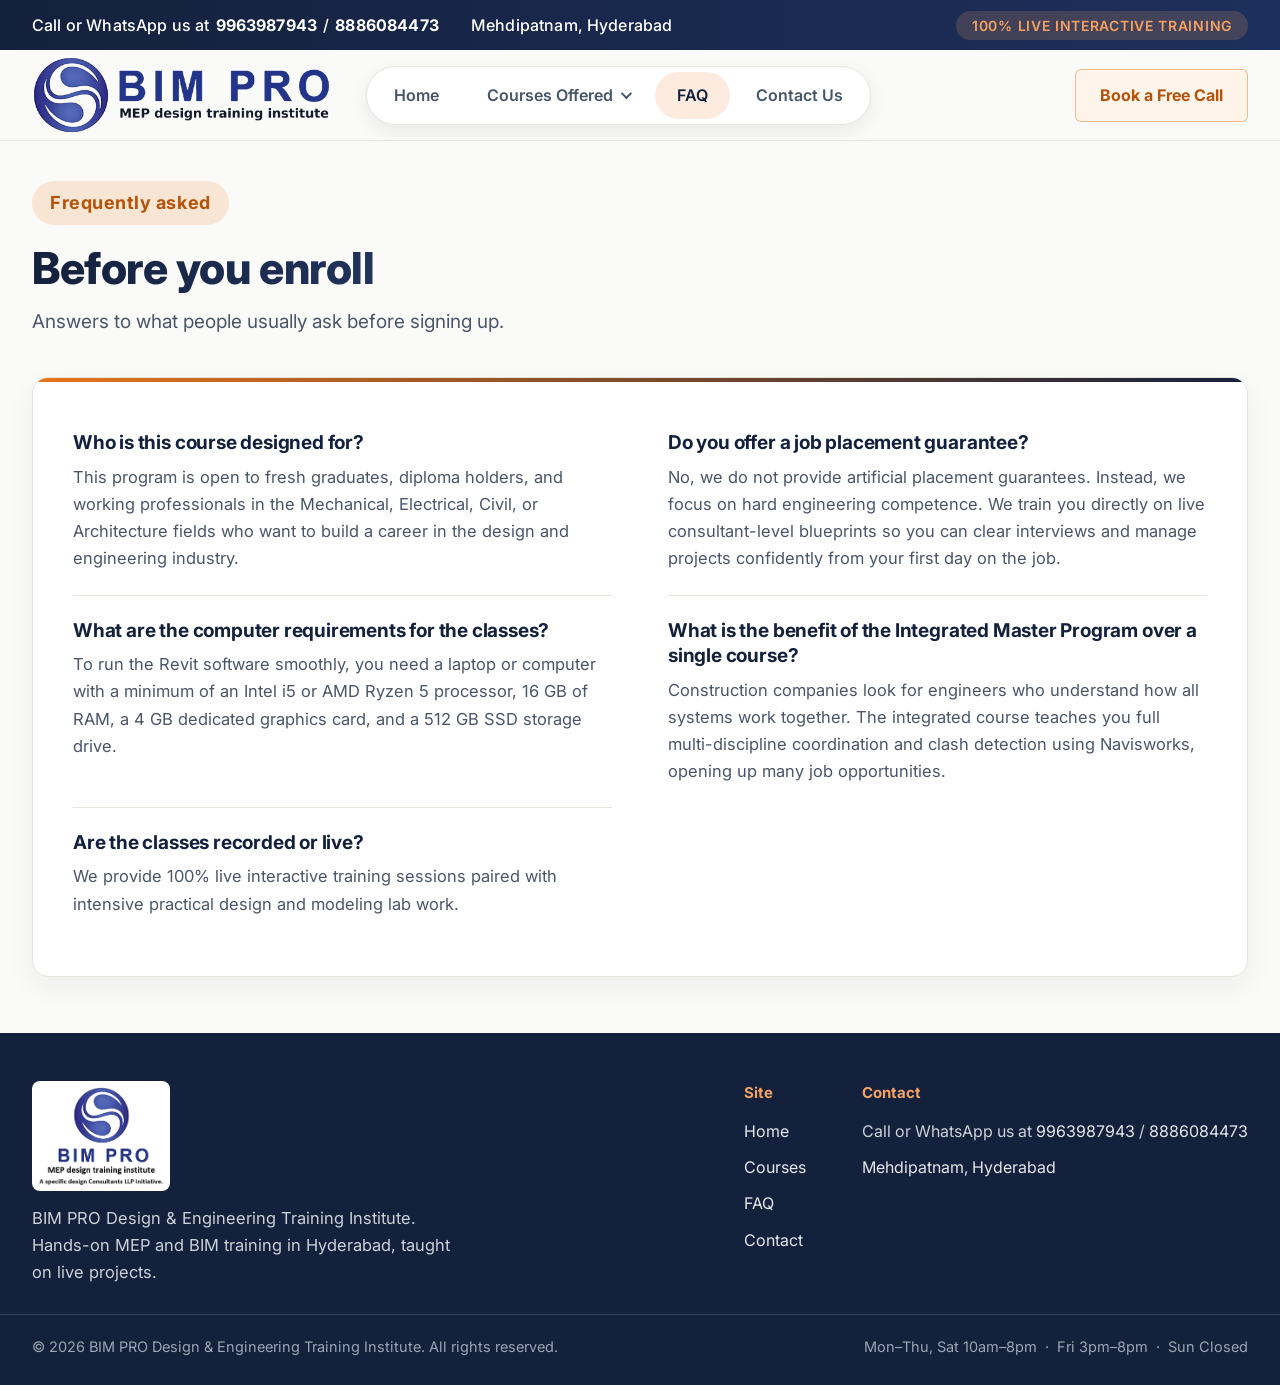
<file: faq.html>
<!DOCTYPE html>
<html lang="en">
<head>
  <meta charset="UTF-8">
  <meta name="viewport" content="width=device-width, initial-scale=1.0">
  <title>FAQ: MEP &amp; BIM Training in Hyderabad | BIM PRO</title>
  <meta name="description" content="Answers about eligibility, laptop requirements, live classes, the Master Program and placement at BIM PRO, Mehdipatnam, Hyderabad.">
  <link rel="stylesheet" href="assets/style.css">
  <link rel="canonical" href="https://bimprodesign.in/faq.html">
  <meta property="og:type" content="website">
  <meta property="og:title" content="FAQ: MEP &amp; BIM Training in Hyderabad | BIM PRO">
  <meta property="og:description" content="Answers about eligibility, laptop requirements, live classes, the Master Program and placement at BIM PRO, Mehdipatnam, Hyderabad.">
  <meta property="og:url" content="https://bimprodesign.in/faq.html">
  <meta property="og:image" content="https://bimprodesign.in/assets/Residential.jpg">
  <script type="application/ld+json">
{
  "@context": "https://schema.org",
  "@type": "FAQPage",
  "mainEntity": [
    {
      "@type": "Question",
      "name": "Who is this course designed for?",
      "acceptedAnswer": {
        "@type": "Answer",
        "text": "This program is open to fresh graduates, diploma holders, and working professionals in the Mechanical, Electrical, Civil, or Architecture fields who want to build a career in the design and engineering industry."
      }
    },
    {
      "@type": "Question",
      "name": "Do you offer a job placement guarantee?",
      "acceptedAnswer": {
        "@type": "Answer",
        "text": "No, we do not provide artificial placement guarantees. Instead, we focus on hard engineering competence. We train you directly on live consultant-level blueprints so you can clear interviews and manage projects confidently from your first day on the job."
      }
    },
    {
      "@type": "Question",
      "name": "What are the computer requirements for the classes?",
      "acceptedAnswer": {
        "@type": "Answer",
        "text": "To run the Revit software smoothly, you need a laptop or computer with a minimum of an Intel i5 or AMD Ryzen 5 processor, 16 GB of RAM, a 4 GB dedicated graphics card, and a 512 GB SSD storage drive."
      }
    },
    {
      "@type": "Question",
      "name": "What is the benefit of the Integrated Master Program over a single course?",
      "acceptedAnswer": {
        "@type": "Answer",
        "text": "Construction companies look for engineers who understand how all systems work together. The integrated course teaches you full multi-discipline coordination and clash detection using Navisworks, opening up four times as many job opportunities."
      }
    },
    {
      "@type": "Question",
      "name": "Are the classes recorded or live?",
      "acceptedAnswer": {
        "@type": "Answer",
        "text": "We provide 100% live interactive training sessions paired with intensive practical design and modeling lab work."
      }
    }
  ]
}
  </script>
</head>
<body>
  <div class="util-bar">
    <div class="wrap">
      <div class="util-left">
        <span class="util-item">Call or WhatsApp us at <a href="tel:+919963987943">9963987943</a> / <a href="tel:+918886084473">8886084473</a></span>
        <span class="util-item">Mehdipatnam, Hyderabad</span>
      </div>
      <div class="util-right"><span class="util-status">100% LIVE INTERACTIVE TRAINING</span></div>
    </div>
  </div>

  <nav class="site-nav">
    <div class="wrap nav-row">
      <a href="index.html" class="brand">
        <img src="assets/LOGO-header.png" alt="BIM PRO - MEP design training institute">
      </a>
      <button class="nav-toggle-btn" aria-label="Toggle menu"><span></span><span></span><span></span></button>
      <ul class="nav-links">
        <li><a href="index.html">Home</a></li>
        <li class="has-dropdown">
          <a href="courses.html">Courses Offered</a>
          <ul class="dropdown">
            <li><a href="course-master.html">Integrated MEP &amp; BIM Master Program</a></li>
            <li><a href="course-hvac.html">HVAC Design &amp; BIM Modeling</a></li>
            <li><a href="course-electrical.html">Electrical Systems &amp; BIM Modeling</a></li>
            <li><a href="course-fire-phe.html">Firefighting &amp; Plumbing</a></li>
          </ul>
        </li>
        <li><a href="faq.html" aria-current="page">FAQ</a></li>
        <li><a href="contact.html">Contact Us</a></li>
      </ul>
      <a href="contact.html" class="nav-cta">Book a Free Call</a>
    </div>
  </nav>

  <header class="page-banner">
    <div class="wrap">
      <span class="sec-tag">Frequently asked</span>
      <h1>Before you enroll</h1>
      <p class="lede">Answers to what people usually ask before signing up.</p>
    </div>
  </header>

  <section class="course-detail">
    <div class="wrap">
      <div class="panel">
        <div class="faq-grid">
        <div class="faq-item">
          <h3>Who is this course designed for?</h3>
          <p>This program is open to fresh graduates, diploma holders, and working professionals in the Mechanical, Electrical, Civil, or Architecture fields who want to build a career in the design and engineering industry.</p>
        </div>
        <div class="faq-item">
          <h3>Do you offer a job placement guarantee?</h3>
          <p>No, we do not provide artificial placement guarantees. Instead, we focus on hard engineering competence. We train you directly on live consultant-level blueprints so you can clear interviews and manage projects confidently from your first day on the job.</p>
        </div>
        <div class="faq-item">
          <h3>What are the computer requirements for the classes?</h3>
          <p>To run the Revit software smoothly, you need a laptop or computer with a minimum of an Intel i5 or AMD Ryzen 5 processor, 16 GB of RAM, a 4 GB dedicated graphics card, and a 512 GB SSD storage drive.</p>
        </div>
        <div class="faq-item">
          <h3>What is the benefit of the Integrated Master Program over a single course?</h3>
          <p>Construction companies look for engineers who understand how all systems work together. The integrated course teaches you full multi-discipline coordination and clash detection using Navisworks, opening up many job opportunities.</p>
        </div>
        <div class="faq-item">
          <h3>Are the classes recorded or live?</h3>
          <p>We provide 100% live interactive training sessions paired with intensive practical design and modeling lab work.</p>
        </div>
        </div>
      </div>
    </div>
  </section>

  <footer>
    <div class="wrap footer-top">
      <div class="footer-brand">
        <img src="assets/LOGO.png" alt="BIM PRO Logo">
        <span>BIM PRO Design &amp; Engineering Training Institute. Hands-on MEP and BIM training in Hyderabad, taught on live projects.</span>
      </div>
      <div class="footer-links">
        <div>
          <h5>Site</h5>
          <ul>
            <li><a href="index.html">Home</a></li>
            <li><a href="courses.html">Courses</a></li>
            <li><a href="faq.html">FAQ</a></li>
            <li><a href="contact.html">Contact</a></li>
          </ul>
        </div>
        <div>
          <h5>Contact</h5>
          <ul>
            <li class="nowrap">Call or WhatsApp us at <a href="tel:+919963987943">9963987943</a> / <a href="tel:+918886084473">8886084473</a></li>
            <li><a href="https://maps.google.com/?cid=10986670562292312246" target="_blank" rel="noopener">Mehdipatnam, Hyderabad</a></li>
          </ul>
        </div>
      </div>
    </div>
    <div class="wrap footer-bottom">
      <span class="foot-note">&copy; 2026 BIM PRO Design &amp; Engineering Training Institute. All rights reserved.</span>
      <span class="foot-note">Mon&ndash;Thu, Sat 10am&ndash;8pm &nbsp;&middot;&nbsp; Fri 3pm&ndash;8pm &nbsp;&middot;&nbsp; Sun Closed</span>
    </div>
  </footer>

  <script src="assets/script.js"></script>
</body>
</html>
</file>
<file: assets/style.css>
/* =====================================================
   BIM PRO - complete stylesheet (all pages)
   Colors: navy + orange on warm white
   To change the font for the whole site, edit --site-font only.
   ===================================================== */
@import url('https://fonts.googleapis.com/css2?family=Inter:wght@400;500;600;700;800&display=swap');

:root{
  --site-font:'Inter','Segoe UI',Arial,sans-serif;

  --ink:#14213D;            /* navy: headings, top bar, footer */
  --ink-soft:#475569;       /* menu text */
  --accent:#E8751A;         /* orange: buttons, highlights */
  --accent-dark:#C8610F;
  --accent-text:#B4530A;    /* orange dark enough to read as text */
  --accent-light:#F4A261;   /* orange on dark backgrounds */
  --body:#4A5568;
  --bg:#FAFAF8;             /* warm white page */
  --nav-bg:#F3F1ED;
  --border:#E7E4DE;

  /* older variable names, so other pages keep working */
  --navy:var(--ink);
  --navy-soft:var(--ink-soft);
  --blue:#C8610F;
  --blue-dark:#B4530A;
  --blue-soft:#F4A261;
  --placeholder-a:#EDEAE1;
  --placeholder-b:#F4F2EC;

  --font-display:var(--site-font);
  --font-body:var(--site-font);
  --font-mono:var(--site-font);
  --radius:6px;
}

*{box-sizing:border-box;}
html{scroll-behavior:smooth;}
@media (prefers-reduced-motion: reduce){
  html{scroll-behavior:auto;}
  *{animation-duration:0.01ms !important; animation-iteration-count:1 !important; transition-duration:0.01ms !important;}
}

body, h1, h2, h3, h4, h5, p, a, li, td, span, div, button, input, textarea, select{
  font-family:var(--site-font);
}
body{
  margin:0;
  background:var(--bg);
  color:var(--body);
  font-size:17px;
  line-height:1.65;
  -webkit-font-smoothing:antialiased;
}

a{color:inherit;}
img,svg{display:block; max-width:100%;}
.nowrap{white-space:nowrap;}
.grid-bg{background:none;}

/* Wider layout for the whole site */
.wrap{
  max-width:1400px;
  margin:0 auto;
  padding:0 32px;
}

h1,h2,h3,h4{
  font-weight:700;
  margin:0;
  color:var(--ink);
  letter-spacing:-0.01em;
}

a:focus-visible, button:focus-visible, label:focus-visible{
  outline:2px solid var(--accent-dark);
  outline-offset:3px;
}

/* =====================================================
   TOP BAR
   ===================================================== */
.util-bar{
  background:linear-gradient(90deg,#14213D 0%,#1D2F5C 100%);
  color:#fff;
  font-size:16px;
  font-weight:500;
  letter-spacing:0.01em;
}
.util-bar .wrap{
  display:flex;
  justify-content:space-between;
  align-items:center;
  padding-top:12px;
  padding-bottom:12px;
  gap:10px 32px;
  flex-wrap:wrap;
}
.util-bar a{color:#fff; text-decoration:none; font-weight:700;}
.util-bar a:hover{color:var(--accent-light); text-decoration:underline;}
.util-left{display:flex; gap:8px 32px; flex-wrap:wrap;}
.util-item{display:inline-flex; align-items:center; gap:6px;}
.util-status{
  background:rgba(244,162,97,0.18);
  color:var(--accent-light);
  font-weight:600;
  font-size:14px;
  letter-spacing:0.05em;
  padding:6px 16px;
  border-radius:999px;
}
@media (max-width:720px){
  .util-bar{font-size:14.5px;}
  .util-right{display:none;}
  .util-bar .wrap{padding-top:10px; padding-bottom:10px;}
}

/* =====================================================
   NAVIGATION (compact header, bigger logo)
   ===================================================== */
.site-nav{
  position:sticky;
  top:0;
  z-index:50;
  background:rgba(250,250,248,0.97);
  backdrop-filter:blur(6px);
  border-bottom:1px solid var(--border);
}
.nav-row{
  display:flex;
  align-items:center;
  justify-content:space-between;
  padding:6px 0;
  position:relative;
}
.brand{display:flex; align-items:center; gap:10px; text-decoration:none;}
.brand img{
  height:72px !important;
  width:auto !important;
}
.brand-name{font-weight:700; font-size:20px; letter-spacing:0.02em; color:var(--ink);}
.brand-name span{color:var(--accent-dark);}

.nav-links{
  display:flex;
  gap:32px;
  list-style:none;
  margin:0;
  padding:0;
}
.nav-links > li{position:relative;}
.nav-links a{
  text-decoration:none;
  font-size:16px;
  font-weight:500;
  color:var(--ink-soft);
  position:relative;
  padding:4px 0;
  transition:color 0.15s ease;
}
.nav-links a:hover{color:var(--accent-text);}
.nav-links a::after{
  content:"";
  position:absolute;
  left:0; right:0; bottom:-2px;
  height:2px;
  background:var(--accent);
  transform:scaleX(0);
  transform-origin:left;
  transition:transform 0.2s ease;
}
.nav-links a:hover::after{transform:scaleX(1);}

.has-dropdown > a::before{
  content:"\25BE";
  display:inline-block;
  margin-right:6px;
  font-size:11px;
  color:var(--ink-soft);
}
.dropdown{
  list-style:none;
  margin:0;
  padding:8px;
  position:absolute;
  top:100%;
  left:0;
  min-width:310px;
  background:#fff;
  border:1px solid var(--border);
  border-radius:6px;
  box-shadow:0 14px 28px rgba(20,33,61,0.14);
  opacity:0;
  visibility:hidden;
  transform:translateY(6px);
  transition:opacity 0.15s ease, transform 0.15s ease, visibility 0.15s ease;
  z-index:60;
}
.has-dropdown:hover .dropdown,
.has-dropdown:focus-within .dropdown{
  opacity:1; visibility:visible; transform:translateY(0);
}
.dropdown li{margin:0;}
.dropdown a{
  display:block;
  padding:11px 14px;
  font-size:15.5px;
  color:var(--ink-soft);
  border-radius:4px;
}
.dropdown a:hover{background:rgba(232,117,26,0.12); color:var(--ink);}
.dropdown a::after{display:none;}

.nav-cta{
  font-size:16px;
  font-weight:700;
  color:var(--ink);
  background:var(--accent);
  padding:12px 24px;
  border-radius:var(--radius);
  text-decoration:none;
  border:1px solid var(--accent);
  white-space:nowrap;
  transition:background 0.15s ease, border-color 0.15s ease;
}
.nav-cta:hover{background:var(--accent-light); border-color:var(--accent-light);}

.nav-toggle-btn{display:none;}

/* Desktop: capsule menu bar */
@media (min-width:821px){
  .nav-row{justify-content:flex-start; gap:36px;}
  .nav-cta{margin-left:auto;}

  .nav-links{
    gap:4px;
    padding:5px;
    background:#fff;
    border:1px solid var(--border);
    border-radius:999px;
    box-shadow:0 6px 18px rgba(20,33,61,0.08);
  }
  .nav-links > li > a{
    display:inline-flex;
    align-items:center;
    gap:8px;
    padding:10px 22px;
    border-radius:999px;
    font-size:16px;
    font-weight:600;
    color:var(--ink-soft);
    transition:background 0.2s ease, color 0.2s ease, box-shadow 0.2s ease;
  }
  .nav-links > li > a::after{display:none;}
  .nav-links > li > a:hover,
  .nav-links > li.has-dropdown:hover > a{
    background:rgba(232,117,26,0.16);
    color:var(--ink);
  }
  .nav-links > li > a[aria-current="page"]{
    background:var(--accent);
    color:var(--ink);
    box-shadow:0 4px 12px rgba(232,117,26,0.40);
  }

  .has-dropdown > a::before{content:none;}
  .nav-links > li.has-dropdown > a::after{
    display:block;
    content:"";
    position:static;
    width:6px;
    height:6px;
    background:none;
    border-right:2px solid currentColor;
    border-bottom:2px solid currentColor;
    transform:rotate(45deg) translateY(-2px);
    transform-origin:center;
    transition:transform 0.2s ease;
  }
  .nav-links > li.has-dropdown:hover > a::after,
  .nav-links > li.has-dropdown:focus-within > a::after{
    transform:rotate(225deg) translateY(-2px);
  }

  .dropdown{
    top:calc(100% + 10px);
    left:0;
    border-radius:16px;
    padding:10px;
    box-shadow:0 18px 40px rgba(20,33,61,0.16);
  }
  .dropdown::before{
    content:"";
    position:absolute;
    top:-12px; left:0; right:0;
    height:12px;
  }
  .dropdown a{border-radius:10px; padding:12px 14px;}
}

/* Mobile menu */
@media (max-width:820px){
  .nav-toggle-btn{
    display:flex;
    flex-direction:column;
    gap:5px;
    width:28px;
    cursor:pointer;
    background:none;
    border:none;
    margin-left:auto;
  }
  .nav-toggle-btn span{height:2px; background:var(--ink); display:block;}
  .nav-cta{display:none;}
  .brand img{height:60px !important;}

  .nav-links{
    position:absolute;
    top:100%; left:0; right:0;
    background:#fff;
    flex-direction:column;
    gap:0;
    max-height:0;
    overflow:hidden;
    border-bottom:1px solid var(--border);
    box-shadow:0 14px 28px rgba(20,33,61,0.1);
    transition:max-height 0.25s ease;
  }
  .nav-links a{padding:16px 28px; display:block;}
  .nav-links a::after{display:none;}
  .nav-links.is-open{max-height:560px; overflow-y:auto;}
  .has-dropdown > a::before{float:right;}
  .dropdown{
    position:static;
    opacity:1; visibility:visible; transform:none;
    box-shadow:none;
    border:none;
    border-radius:0;
    background:var(--nav-bg);
    margin:0 0 0 14px;
    padding:0;
    min-width:0;
  }
  .dropdown a{padding:13px 28px; font-size:15.5px;}
}

.logo-mark{width:36px; height:36px; flex-shrink:0;}
.logo-mark-lg{width:56px; height:56px;}

/* =====================================================
   SHARED SECTION PATTERN (card, colored heading, tag)
   ===================================================== */
section{padding:28px 0;}

.panel{
  position:relative;
  background:#fff;
  border:1px solid var(--border);
  border-radius:16px;
  padding:30px 40px 36px;
  box-shadow:0 10px 28px rgba(20,33,61,0.06);
  overflow:hidden;
}
.panel::before{
  content:"";
  position:absolute;
  top:0; left:0; right:0;
  height:4px;
  background:linear-gradient(90deg,var(--accent),var(--ink));
}

.sec-tag{
  display:inline-block;
  background:rgba(232,117,26,0.16);
  color:var(--accent-text);
  font-size:14px;
  font-weight:600;
  letter-spacing:0.03em;
  padding:5px 14px;
  border-radius:999px;
  margin-bottom:12px;
}
.sec-title{
  font-size:clamp(22px,2.9vw,34px);
  line-height:1.2;
  margin:0 0 12px;
  color:var(--ink);           /* fallback */
  background:linear-gradient(90deg,#14213D 0%,#2B3F73 50%,#C25E0A 100%);
  -webkit-background-clip:text;
  background-clip:text;
  -webkit-text-fill-color:transparent;
  font-weight:800;
  white-space:nowrap;
}
.panel-sub{font-size:17px; margin:0 0 24px; max-width:1000px;}
.panel-text{font-size:17px; margin:0 0 22px;}

.wp-icon{
  flex-shrink:0;
  width:52px;
  height:52px;
  border-radius:13px;
  background:linear-gradient(135deg,#14213D,#2B3F73);
  color:var(--accent-light);
  display:flex;
  align-items:center;
  justify-content:center;
}
.wp-icon svg{width:26px; height:26px;}

/* =====================================================
   HERO: slideshow, then welcome card
   ===================================================== */
.hero{padding:20px 0 0; position:relative;}
.hero .wrap.hero-stack{
  display:flex;
  flex-direction:column;
  gap:16px;
}
.hero-stack .hero-art{
  width:100%;
  max-width:1200px;           /* slideshow keeps its current width */
  margin:0 auto;
  position:relative;
}

.hero-art-card{
  position:relative;
  border:1px solid var(--border);
  border-radius:12px;
  overflow:hidden;
  background:#14213D;
  box-shadow:0 18px 32px rgba(20,33,61,0.12);
}
.hero-art-placeholder{display:none;}
.hero-art-captions{display:none !important;}

.hero-art-card.slider{width:100%; aspect-ratio:16 / 9;}
.hero-art-card.slider:focus{outline:none;}
.hero-art-card.slider .slides{position:absolute; inset:0;}
.hero-art-card.slider .slide{
  position:absolute;
  inset:0;
  width:100%;
  height:100%;
  object-fit:contain;
  opacity:0;
  transform:scale(1);
  transition:opacity 1.2s ease-in-out, transform 6s ease-out;
}
.hero-art-card.slider .slide.active{opacity:1; transform:scale(1.04);}

.slider-btn{
  position:absolute;
  top:50%;
  transform:translateY(-50%);
  width:46px;
  height:46px;
  border:none;
  border-radius:50%;
  background:rgba(255,255,255,0.88);
  color:var(--ink);
  font-size:18px;
  cursor:pointer;
  z-index:3;
  box-shadow:0 2px 8px rgba(0,0,0,0.2);
  transition:background 0.2s;
}
.slider-btn:hover{background:#fff;}
.slider-btn.prev{left:16px;}
.slider-btn.next{right:16px;}

.slider-play{
  position:absolute;
  top:14px;
  right:14px;
  width:38px;
  height:38px;
  border:none;
  border-radius:50%;
  background:rgba(255,255,255,0.88);
  color:var(--ink);
  font-size:12px;
  cursor:pointer;
  z-index:3;
  box-shadow:0 2px 8px rgba(0,0,0,0.2);
  transition:background 0.2s;
}
.slider-play:hover{background:#fff;}

.slider-dots{
  position:absolute;
  bottom:16px;
  left:0; right:0;
  display:flex;
  justify-content:center;
  gap:8px;
  z-index:3;
}
.slider-dots button{
  width:10px;
  height:10px;
  border:none;
  border-radius:50%;
  background:rgba(255,255,255,0.6);
  cursor:pointer;
  padding:0;
  transition:background 0.2s, transform 0.2s;
}
.slider-dots button.active{background:var(--accent); transform:scale(1.25);}

.slider-progress{
  position:absolute;
  left:0; right:0; bottom:0;
  height:4px;
  background:rgba(255,255,255,0.25);
  z-index:3;
}
.slider-progress span{display:block; height:100%; width:0; background:var(--accent);}
@keyframes sliderProgress{
  from{width:0;}
  to{width:100%;}
}

/* ===== Welcome points 1 and 2 ===== */
.welcome-points{
  display:grid;
  grid-template-columns:1fr 1fr;
  gap:18px;
}
.welcome-point{
  display:flex;
  align-items:flex-start;
  gap:16px;
  background:var(--nav-bg);
  border:1px solid var(--border);
  border-radius:12px;
  padding:20px 22px;
  transition:transform 0.2s ease, box-shadow 0.2s ease, border-color 0.2s ease;
}
.welcome-point:hover{
  transform:translateY(-3px);
  border-color:var(--accent);
  box-shadow:0 10px 22px rgba(20,33,61,0.08);
}
.welcome-point h3{font-size:20px; margin:0 0 4px; display:flex; align-items:center; gap:8px;}
.wp-num{
  display:inline-flex;
  align-items:center;
  justify-content:center;
  width:26px;
  height:26px;
  border-radius:50%;
  background:rgba(232,117,26,0.20);
  color:var(--accent-text);
  font-size:14px;
  font-weight:700;
}
.welcome-point p{font-size:16.5px; margin:0;}

/* =====================================================
   ABOUT THE INSTITUTE
   ===================================================== */
.foundation{
  display:flex;
  align-items:flex-start;
  gap:18px;
  background:linear-gradient(135deg,rgba(232,117,26,0.10),rgba(244,242,236,0.6));
  border:1px solid var(--border);
  border-left:5px solid var(--accent);
  border-radius:12px;
  padding:22px 24px;
  margin-bottom:28px;
}
.foundation h3{font-size:21px; margin:0 0 6px;}
.foundation p{font-size:17px; margin:0;}

.adv-title{font-size:clamp(20px,2.3vw,26px); margin:0 0 16px;}
.adv-grid{display:grid; grid-template-columns:repeat(3,1fr); gap:20px;}
.adv-card{
  background:var(--nav-bg);
  border:1px solid var(--border);
  border-radius:12px;
  padding:24px 24px;
  transition:transform 0.2s ease, box-shadow 0.2s ease, border-color 0.2s ease;
}
.adv-card:hover{
  transform:translateY(-3px);
  border-color:var(--accent);
  box-shadow:0 10px 22px rgba(20,33,61,0.08);
}
.adv-card .wp-icon{margin-bottom:14px;}
.adv-card h4{font-size:19px; line-height:1.3; margin:0 0 8px;}
.adv-card p{font-size:16.5px; margin:0;}

/* =====================================================
   FOUR PROGRAMS: 2 boxes per row, text left, picture right
   Picture size: 800 x 900 px, JPG, under 150 KB
   ===================================================== */
.course-list{
  display:grid;
  grid-template-columns:repeat(2,1fr);
  gap:22px;
}
.course-row{
  display:grid;
  grid-template-columns:1fr minmax(210px,40%);
  background:#fff;
  border:1px solid var(--border);
  border-radius:14px;
  overflow:hidden;
  text-decoration:none;
  box-shadow:0 2px 8px rgba(20,33,61,0.05);
  transition:transform 0.2s ease, box-shadow 0.2s ease, border-color 0.2s ease;
}
.course-row:hover{
  transform:translateY(-3px);
  border-color:var(--accent);
  box-shadow:0 14px 30px rgba(20,33,61,0.12);
}
.course-body{
  padding:24px 26px;
  display:flex;
  flex-direction:column;
  align-items:flex-start;
}
.course-head{
  display:flex;
  flex-direction:column;
  align-items:flex-start;
  gap:12px;
  margin-bottom:10px;
}
.course-head .wp-icon{width:46px; height:46px; border-radius:12px;}
.course-head .wp-icon svg{width:24px; height:24px;}
.course-head h3{font-size:clamp(19px,1.6vw,23px); line-height:1.25; margin:0;}
.course-body p{font-size:16.5px; margin:0 0 18px;}
.course-btn{
  margin-top:auto;
  display:inline-flex;
  align-items:center;
  padding:10px 22px;
  border-radius:999px;
  background:rgba(232,117,26,0.18);
  color:var(--accent-text);
  font-size:16px;
  font-weight:700;
  transition:background 0.2s ease, color 0.2s ease;
}
.course-row:hover .course-btn{background:var(--accent); color:var(--ink);}

.course-img{
  position:relative;
  min-height:260px;
  background:linear-gradient(135deg,#1D2F5C,#14213D);
  display:flex;
  align-items:center;
  justify-content:center;
  color:var(--accent-light);
}
.course-img svg{width:64px; height:64px;}
.course-img img{
  position:absolute;
  inset:0;
  width:100%;
  height:100%;
  object-fit:cover;
}

/* =====================================================
   OLD CARD STYLES (kept for other pages)
   ===================================================== */
.eyebrow{
  font-size:14px;
  font-weight:600;
  letter-spacing:0.04em;
  color:var(--accent-text);
  display:flex;
  gap:14px;
  align-items:center;
  flex-wrap:wrap;
}
.eyebrow::before{content:""; width:22px; height:1px; background:var(--accent-dark); display:inline-block;}
.btn-row{display:flex; gap:16px; flex-wrap:wrap; margin-top:28px;}
.btn{
  font-size:16px;
  font-weight:600;
  text-decoration:none;
  padding:13px 26px;
  border-radius:var(--radius);
  display:inline-flex;
  align-items:center;
  justify-content:center;
  min-height:50px;
}
.btn-primary{background:var(--accent); color:var(--ink); border:1px solid var(--accent); font-weight:700;}
.btn-primary:hover{background:var(--accent-light); border-color:var(--accent-light);}
.btn-ghost{border:1px solid var(--border); color:var(--ink); background:#fff;}

.dim-divider{padding-top:18px;}
.dim-divider .wrap{display:grid; grid-template-columns:1fr auto 1fr; align-items:center; gap:18px;}
.dim-line{height:1px; background:linear-gradient(90deg,transparent,rgba(20,33,61,0.18),transparent);}
.dim-label{
  font-size:14px;
  font-weight:600;
  letter-spacing:0.12em;
  text-transform:uppercase;
  color:var(--ink-soft);
  white-space:nowrap;
}

.about-copy p, section p{color:var(--body); font-size:17px;}
.about-disciplines{margin-top:20px; display:flex; flex-wrap:wrap; gap:10px;}
.chip{
  font-size:14px;
  font-weight:500;
  color:var(--accent-text);
  border:1px solid rgba(232,117,26,0.45);
  background:rgba(232,117,26,0.10);
  padding:6px 12px;
  border-radius:var(--radius);
}
.section-head{max-width:700px; margin-bottom:40px;}
.section-head h2{font-size:clamp(26px,3vw,36px); margin-top:16px;}

.course-index-grid{display:grid; grid-template-columns:repeat(2,1fr); gap:22px;}
.course-index-card{
  background:#fff;
  border:1px solid var(--border);
  border-radius:8px;
  padding:26px 24px;
  text-decoration:none;
  display:block;
  position:relative;
  overflow:hidden;
  box-shadow:0 2px 8px rgba(20,33,61,0.05);
}
.course-index-card:before{
  content:"";
  position:absolute;
  top:0; left:0; right:0;
  height:3px;
  background:linear-gradient(90deg,var(--accent),var(--ink));
}
.course-index-card h3{font-size:21px; margin-bottom:8px;}
.course-index-card p{font-size:16.5px; margin:0;}
.cta-arrow{color:var(--accent-text); font-size:15px; font-weight:700; margin-top:14px; display:inline-block;}

/* =====================================================
   INNER PAGES
   ===================================================== */
.page-banner{padding:60px 0 50px; border-bottom:1px solid var(--border);}
.page-banner h1{font-size:clamp(28px,4vw,42px); margin:16px 0 14px;}
.page-banner .lede{font-size:18px; color:var(--body);}
.breadcrumb{font-size:14px; margin-bottom:10px;}
.breadcrumb a{text-decoration:none; color:var(--accent-text);}

.contact{background:var(--nav-bg);}
.contact .wrap{display:grid; grid-template-columns:1fr 1fr; gap:60px;}
.contact-info{padding-right:10px;}
.info-row{display:flex; gap:16px; margin-bottom:26px;}
.info-icon{width:32px; height:32px; margin-top:4px; fill:none; flex-shrink:0;}
.info-row h4, .hours-stamp h4{
  font-size:14px;
  font-weight:600;
  letter-spacing:0.06em;
  text-transform:uppercase;
  color:var(--accent-text);
  margin:0 0 6px;
}
.info-row p{margin:0; color:var(--ink);}
.info-row a{color:var(--accent-text); text-decoration:none;}
.hours-stamp{
  background:#fff;
  border:1px solid var(--border);
  border-radius:var(--radius);
  padding:24px 26px;
  box-shadow:0 2px 8px rgba(20,33,61,0.05);
}
.hours-table{width:100%; border-collapse:collapse; font-size:16px;}
.hours-table td{padding:8px 0; border-bottom:1px dashed var(--border);}
.hours-table td:last-child{text-align:right; color:var(--ink); font-weight:500;}
.closed{color:#B0475E !important;}

.faq-item{margin-bottom:30px;}
.faq-item h3{font-size:20px; margin-bottom:8px;}

/* =====================================================
   FOOTER (dark charcoal)
   ===================================================== */
footer{
  background:var(--ink);
  color:#CBD2D9;
  padding:48px 0 26px;
  margin-top:28px;
}
.footer-top{
  display:flex;
  justify-content:space-between;
  align-items:flex-start;
  flex-wrap:wrap;
  gap:32px;
  padding-bottom:28px;
  border-bottom:1px solid rgba(255,255,255,0.14);
}
.footer-brand{max-width:420px; font-size:16.5px; color:#CBD2D9;}
.footer-brand img{
  height:84px !important;
  width:auto !important;
  margin-bottom:14px;
  background:#fff;
  padding:6px;
  border-radius:8px;
}
.footer-brand .logo-mark{margin-bottom:12px;}
.footer-links{display:flex; gap:56px; flex-wrap:wrap;}
.footer-links h5{font-size:15px; font-weight:700; color:var(--accent-light); margin:0 0 12px;}
.footer-links ul{list-style:none; margin:0; padding:0; display:flex; flex-direction:column; gap:10px;}
.footer-links li{font-size:16px; color:#CBD2D9;}
.footer-links a{font-size:16px; text-decoration:none; color:#E4E7EB;}
.footer-links a:hover{color:var(--accent-light);}
.footer-bottom{
  display:flex;
  justify-content:space-between;
  flex-wrap:wrap;
  gap:12px;
  padding-top:20px;
}
.foot-note{font-size:14.5px; color:#9AA5B1;}

/* =====================================================
   RESPONSIVE
   ===================================================== */
@media (max-width:1100px){
  .course-list{grid-template-columns:1fr;}
}

@media (max-width:900px){
  .contact .wrap{grid-template-columns:1fr;}
  .panel{padding:24px 22px 26px;}
  .sec-title{white-space:normal;}
  .welcome-points{grid-template-columns:1fr;}
  .adv-grid{grid-template-columns:1fr;}
}

@media (max-width:720px){
  .course-index-grid{grid-template-columns:1fr;}
  .wrap{padding:0 20px;}
  .hero{padding-top:14px;}
  .hero-art-card.slider{aspect-ratio:4 / 3;}
  .slider-btn{width:38px; height:38px; font-size:15px;}
  .slider-play{width:34px; height:34px;}

  .course-row{grid-template-columns:1fr;}
  .course-img{order:-1; min-height:0; aspect-ratio:16 / 10;}
  .course-body{padding:22px 20px;}

  .footer-links{width:100%; justify-content:space-between; gap:32px;}
  .nowrap{white-space:normal;}
}


/* =====================================================
   LIGHTER HIGHLIGHTS: Home pill + Book a Free Call
   ===================================================== */
@media (min-width: 821px) {
  .nav-links > li > a[aria-current="page"] {
    background: rgba(232, 117, 26, 0.14);
    color: var(--ink);
    box-shadow: none;
  }
}
.nav-cta {
  background: #FFF4EA;
  color: var(--accent-text);
  border: 1px solid rgba(232, 117, 26, 0.45);
}
.nav-cta:hover {
  background: var(--accent);
  border-color: var(--accent);
  color: #fff;
}

/* =====================================================
   BIGGER SECTION TAGS + LOGOS
   ===================================================== */
.sec-tag{
  font-size: 18px;
  font-weight: 700;
  padding: 7px 18px;
  margin-bottom: 14px;
}
.brand img{ height: 78px !important; width: auto !important; }       /* wide header logo */
.footer-brand img{ height: 110px !important; width: auto !important; }

@media (max-width: 1100px) and (min-width: 821px){
  .brand img{ height: 46px !important; }
  .nav-row{ gap: 20px; }
  .nav-links > li > a{ padding: 10px 14px; }
  .nav-cta{ padding: 10px 16px; font-size: 15px; }
}
@media (max-width: 820px){
  .brand img{ height: 52px !important; }
}
@media (max-width: 720px){
  .footer-brand img{ height: 90px !important; }
}

/* =====================================================
   INNER PAGES: course pages, courses, FAQ, contact
   Paste this at the very bottom of assets/style.css
   ===================================================== */

/* ----- Page banner ----- */
.page-banner{
  padding: 40px 0 28px;
  border-bottom: none;
  background: transparent;
}
.page-banner .breadcrumb{ font-size: 15px; margin-bottom: 14px; color: var(--ink-soft); }
.page-banner .breadcrumb a{ color: var(--accent-text); text-decoration: none; font-weight: 600; }
.page-banner .breadcrumb a:hover{ text-decoration: underline; }
.page-banner h1{
  font-size: clamp(28px, 4vw, 44px);
  font-weight: 800;
  line-height: 1.15;
  margin: 4px 0 12px;
  color: var(--ink);
  background: linear-gradient(90deg, var(--ink) 0%, #2B3F73 50%, var(--accent-dark) 100%);
  -webkit-background-clip: text;
  background-clip: text;
  -webkit-text-fill-color: transparent;
}
.page-banner h1 .sub{
  display: block;
  margin-top: 6px;
  font-size: 0.5em;
  font-weight: 500;
  color: var(--ink-soft);
  -webkit-text-fill-color: var(--ink-soft);
}
.page-banner .lede{ font-size: 19px; color: var(--body); margin: 0; max-width: 900px; }

.course-detail{ padding: 12px 0 28px; }

/* ----- Course pages: tools and standards ----- */
.tools-grid{
  display: grid;
  grid-template-columns: 1fr 1fr;
  gap: 28px 40px;
  margin-top: 8px;
  padding-top: 26px;
  border-top: 1px solid var(--border);
}
.mini-title{
  font-size: 15px;
  font-weight: 700;
  letter-spacing: 0.06em;
  text-transform: uppercase;
  color: var(--accent-text);
  margin: 0 0 12px;
}
.chip-row{ display: flex; flex-wrap: wrap; gap: 10px; }

/* Small chip: logo (if the file exists) + name */
.tool-chip{
  display: inline-flex;
  align-items: center;
  gap: 9px;
  min-height: 44px;
  padding: 0 16px;
  background: #fff;
  border: 1px solid var(--border);
  border-radius: 10px;
  font-size: 15.5px;
  font-weight: 600;
  color: var(--ink);
  transition: border-color 0.2s ease, box-shadow 0.2s ease;
}
.tool-chip:hover{ border-color: var(--accent); box-shadow: 0 4px 12px rgba(20,33,61,0.08); }
.tool-chip img{ display: none; height: 24px; width: auto; max-width: 96px; object-fit: contain; }
.tool-chip img.ok{ display: block; }

.course-detail .btn-row{ margin-top: 30px; }
.tm-note{
  margin: 26px 0 0;
  padding-top: 18px;
  border-top: 1px solid var(--border);
  font-size: 13.5px;
  line-height: 1.6;
  color: #7B8794;
  max-width: none;
}

/* ----- Courses page: module label inside the card title ----- */
.course-head h3 .mod{
  display: block;
  margin-top: 2px;
  font-size: 0.72em;
  font-weight: 500;
  color: var(--ink-soft);
}

/* ----- FAQ ----- */
.faq-grid{
  display: grid;
  grid-template-columns: 1fr 1fr;
  gap: 0 56px;
}
.faq-item{ margin: 0; padding: 22px 0; border-bottom: 1px solid var(--border); }
.faq-item:last-child{ border-bottom: none; }
.faq-item h3{ font-size: 19px; line-height: 1.35; margin: 0 0 8px; }
.faq-item p{ margin: 0; font-size: 16.5px; }

/* ----- Contact ----- */
.contact-grid{
  display: grid;
  grid-template-columns: 1.2fr 1fr;
  gap: 22px;
  align-items: start;
}
.contact-grid .panel{ padding-top: 32px; }
.info-icon{ color: var(--accent-text); }
.info-row p{ margin: 0 0 4px; font-size: 17px; }
.info-row .info-link{ margin-top: 8px; }
.info-row h4{ font-size: 15px; }
.form-wrap{ margin-top: 22px; }
.form-intro{ margin: 0 0 18px; font-size: 16.5px; }
.form-frame{
  display: block;
  width: 100%;
  max-width: 860px;
  min-height: 900px;
  margin: 0 auto;
  border: 1px solid var(--border);
  border-radius: 10px;
  background: #fff;
}

/* ----- Responsive ----- */
@media (max-width: 900px){
  .tools-grid, .faq-grid, .contact-grid{ grid-template-columns: 1fr; }
  .faq-grid{ gap: 0; }
}

/* ----- Header spacing: keep logo and button away from the screen edges ----- */
.nav-row{ padding-left: 32px; padding-right: 32px; }
@media (max-width: 720px){
  .nav-row{ padding-left: 20px; padding-right: 20px; }
}

/* FAQ: no line under the last row */
@media (min-width: 901px){
  .faq-item:nth-last-child(-n+2){ border-bottom: none; }
}
</file>
